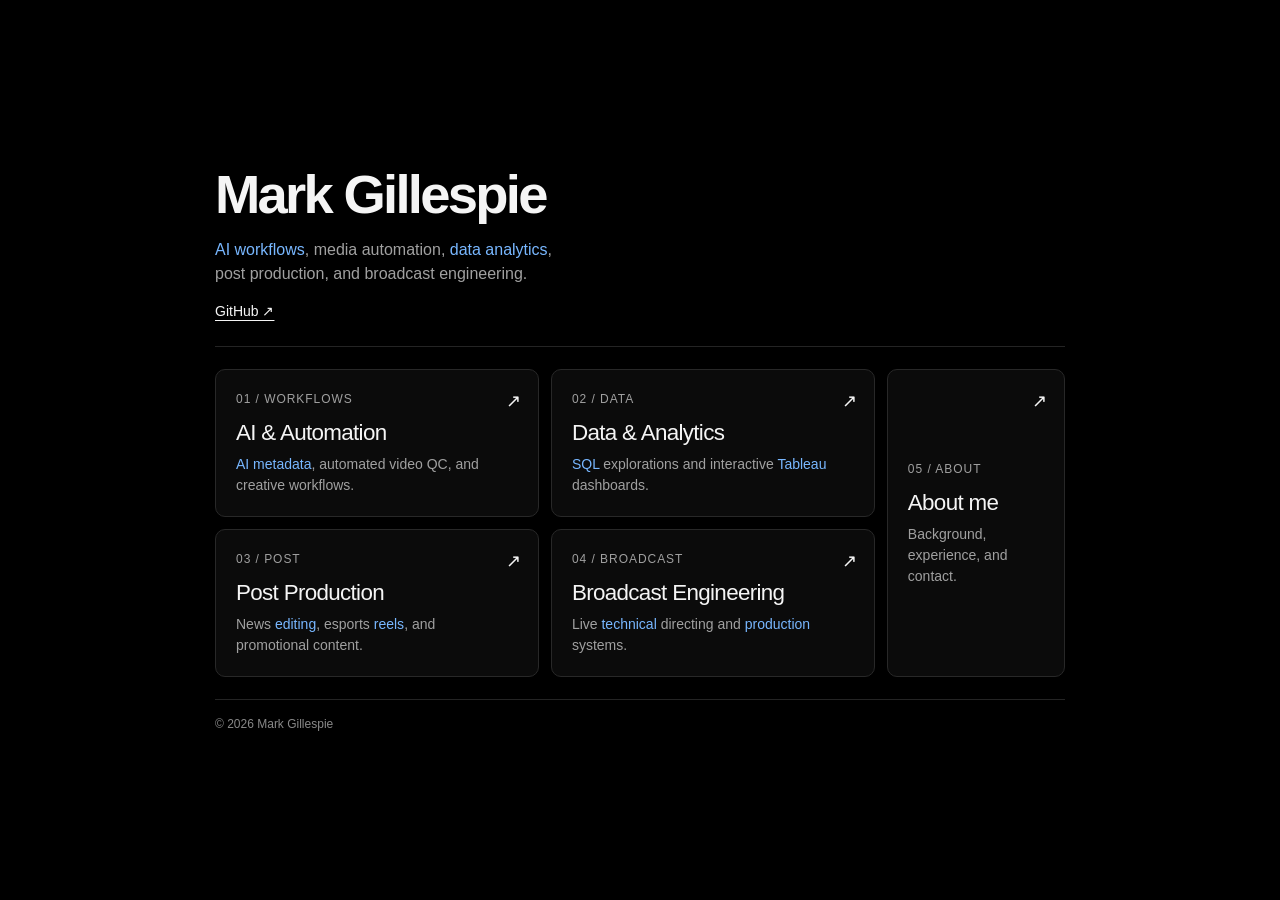
<file: index.html>
<!doctype html>
<html lang="en">
<head>
    <meta charset="utf-8">
    <meta name="viewport" content="width=device-width, initial-scale=1">

    <title>Portfolio | Mark Gillespie</title>

    <meta
        name="description"
        content="Mark Gillespie — AI workflows, automation, data analytics, post production, and broadcast engineering."
    >
    <meta name="theme-color" content="#000000">

    <link rel="icon" href="favicon.svg" type="image/svg+xml">
    <link rel="stylesheet" href="styles.css">

    <script src="script.js" defer></script>
</head>

<body class="home-simple">
    <a class="skip" href="#main">Skip to content</a>

    <main class="home-shell" id="main">
        <!-- INTRODUCTION -->
        <header class="home-intro">
            <h1>Mark Gillespie</h1>
            <p><span class="blue">AI workflows</span>, media automation, <span class="blue">data analytics</span>,<br class="desktop-break"> post production, and broadcast engineering.</p>
            <a href="https://github.com/mgtwo3" target="_blank" rel="noopener noreferrer">GitHub ↗</a>
        </header>

        <!-- PORTFOLIO SECTIONS -->
        <nav class="home-grid" aria-label="Portfolio sections">
            <a class="home-box" href="ai-automation.html">
                <span class="home-label">01 / Workflows</span>
                <h2>AI & Automation</h2>
                <p><span class="blue">AI metadata</span>, automated video QC, and creative workflows.</p>
                <span class="home-arrow" aria-hidden="true">↗</span>
            </a>
            <a class="home-box" href="data-analytics.html">
                <span class="home-label">02 / Data</span>
                <h2>Data & Analytics</h2>
                <p><span class="blue">SQL</span> explorations and interactive <span class="blue">Tableau</span> dashboards.</p>
                <span class="home-arrow" aria-hidden="true">↗</span>
            </a>
            <a class="home-box" href="post-production.html">
                <span class="home-label">03 / Post</span>
                <h2>Post Production</h2>
                <p>News <span class="blue">editing</span>, esports <span class="blue">reels</span>, and promotional content.</p>
                <span class="home-arrow" aria-hidden="true">↗</span>
            </a>
            <a class="home-box" href="broadcast-engineering.html">
                <span class="home-label">04 / Broadcast</span>
                <h2>Broadcast Engineering</h2>
                <p>Live <span class="blue">technical</span> directing and <span class="blue">production</span> systems.</p>
                <span class="home-arrow" aria-hidden="true">↗</span>
            </a>
            <a class="home-box home-about-card" href="about.html">
                <span class="home-label">05 / About</span>
                <h2>About me</h2>
                <p>Background, experience, and contact.</p>
                <span class="home-arrow" aria-hidden="true">↗</span>
            </a>
        </nav>

        <footer class="home-footer">© 2026 Mark Gillespie</footer>
    </main>
</body>
</html>
</file>
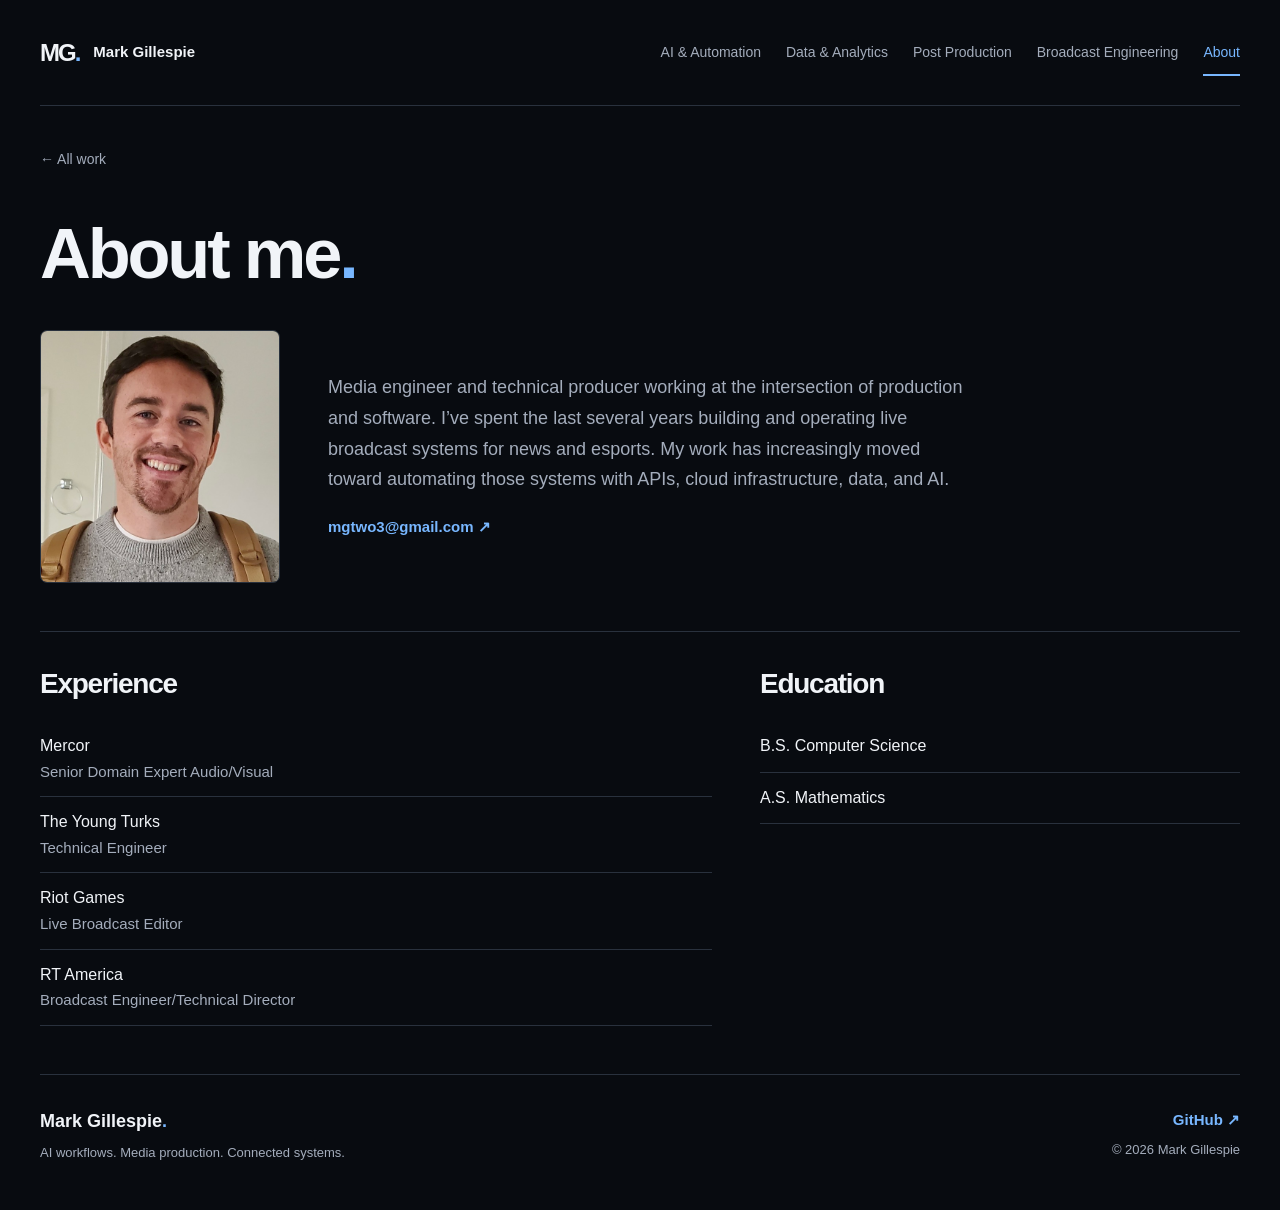
<file: about.html>
<!doctype html>
<html lang="en">
<head>
    <meta charset="utf-8">
    <meta name="viewport" content="width=device-width, initial-scale=1">

    <title>About | Mark Gillespie</title>

    <meta
        name="description"
        content="About Mark Gillespie, media engineer and technical producer working at the intersection of production and software."
    >
    <meta name="theme-color" content="#080b10">

    <link rel="icon" href="favicon.svg" type="image/svg+xml">
    <link rel="stylesheet" href="styles.css">

    <script src="script.js" defer></script>
</head>

<body>
    <a class="skip" href="#main">Skip to content</a>

    <header class="header wrap">
        <a class="brand" href="index.html" aria-label="Mark Gillespie home">
            <span class="monogram">MG<span>.</span></span>
            <span>Mark Gillespie</span>
        </a>

        <nav aria-label="Main navigation">
            <a href="ai-automation.html">AI & Automation</a>
            <a href="data-analytics.html">Data & Analytics</a>
            <a href="post-production.html">Post Production</a>
            <a href="broadcast-engineering.html">
                Broadcast Engineering
            </a>
            <a href="about.html" aria-current="page">About</a>
        </nav>
    </header>

    <main class="wrap" id="main">
        <!-- ABOUT -->
        <section class="page-intro about-intro">
            <a class="back" href="index.html">← All work</a>
            <h1>About me<span class="blue">.</span></h1>
        </section>

        <section class="about-profile" aria-label="Introduction">
            <img class="about-photo" src="mark-gillespie.jpg" alt="Mark Gillespie"
                 width="649" height="684" decoding="async">
            <div>
                <p class="lede">Media engineer and technical producer working at the intersection of
                    production and software. I’ve spent the last several years building and operating
                    live broadcast systems for news and esports. My work has increasingly moved toward
                    automating those systems with APIs, cloud infrastructure, data, and AI.</p>
                <a class="text-link about-email" href="mailto:mgtwo3@gmail.com">mgtwo3@gmail.com ↗</a>
            </div>
        </section>

        <!-- EXPERIENCE AND EDUCATION -->
        <section class="about-background" aria-label="Professional background">
            <div>
                <h2>Experience</h2>
                <ul class="experience-list">
                    <li><strong>Mercor</strong><span>Senior Domain Expert Audio/Visual</span></li>
                    <li><strong>The Young Turks</strong><span>Technical Engineer</span></li>
                    <li><strong>Riot Games</strong><span>Live Broadcast Editor</span></li>
                    <li><strong>RT America</strong><span>Broadcast Engineer/Technical Director</span></li>
                </ul>
            </div>
            <div>
                <h2>Education</h2>
                <ul class="experience-list">
                    <li><strong>B.S. Computer Science</strong></li>
                    <li><strong>A.S. Mathematics</strong></li>
                </ul>
            </div>
        </section>
    </main>

    <footer class="wrap footer">
        <div>
            <a class="brand" href="index.html">
                Mark Gillespie<span class="blue">.</span>
            </a>
            <p>AI workflows. Media production. Connected systems.</p>
        </div>

        <div>
            <a
                class="text-link"
                href="https://github.com/mgtwo3"
                target="_blank"
                rel="noopener noreferrer"
            >
                GitHub <span aria-hidden="true">↗</span>
            </a>

            <p>© 2026 Mark Gillespie</p>
        </div>
    </footer>
</body>
</html>
</file>
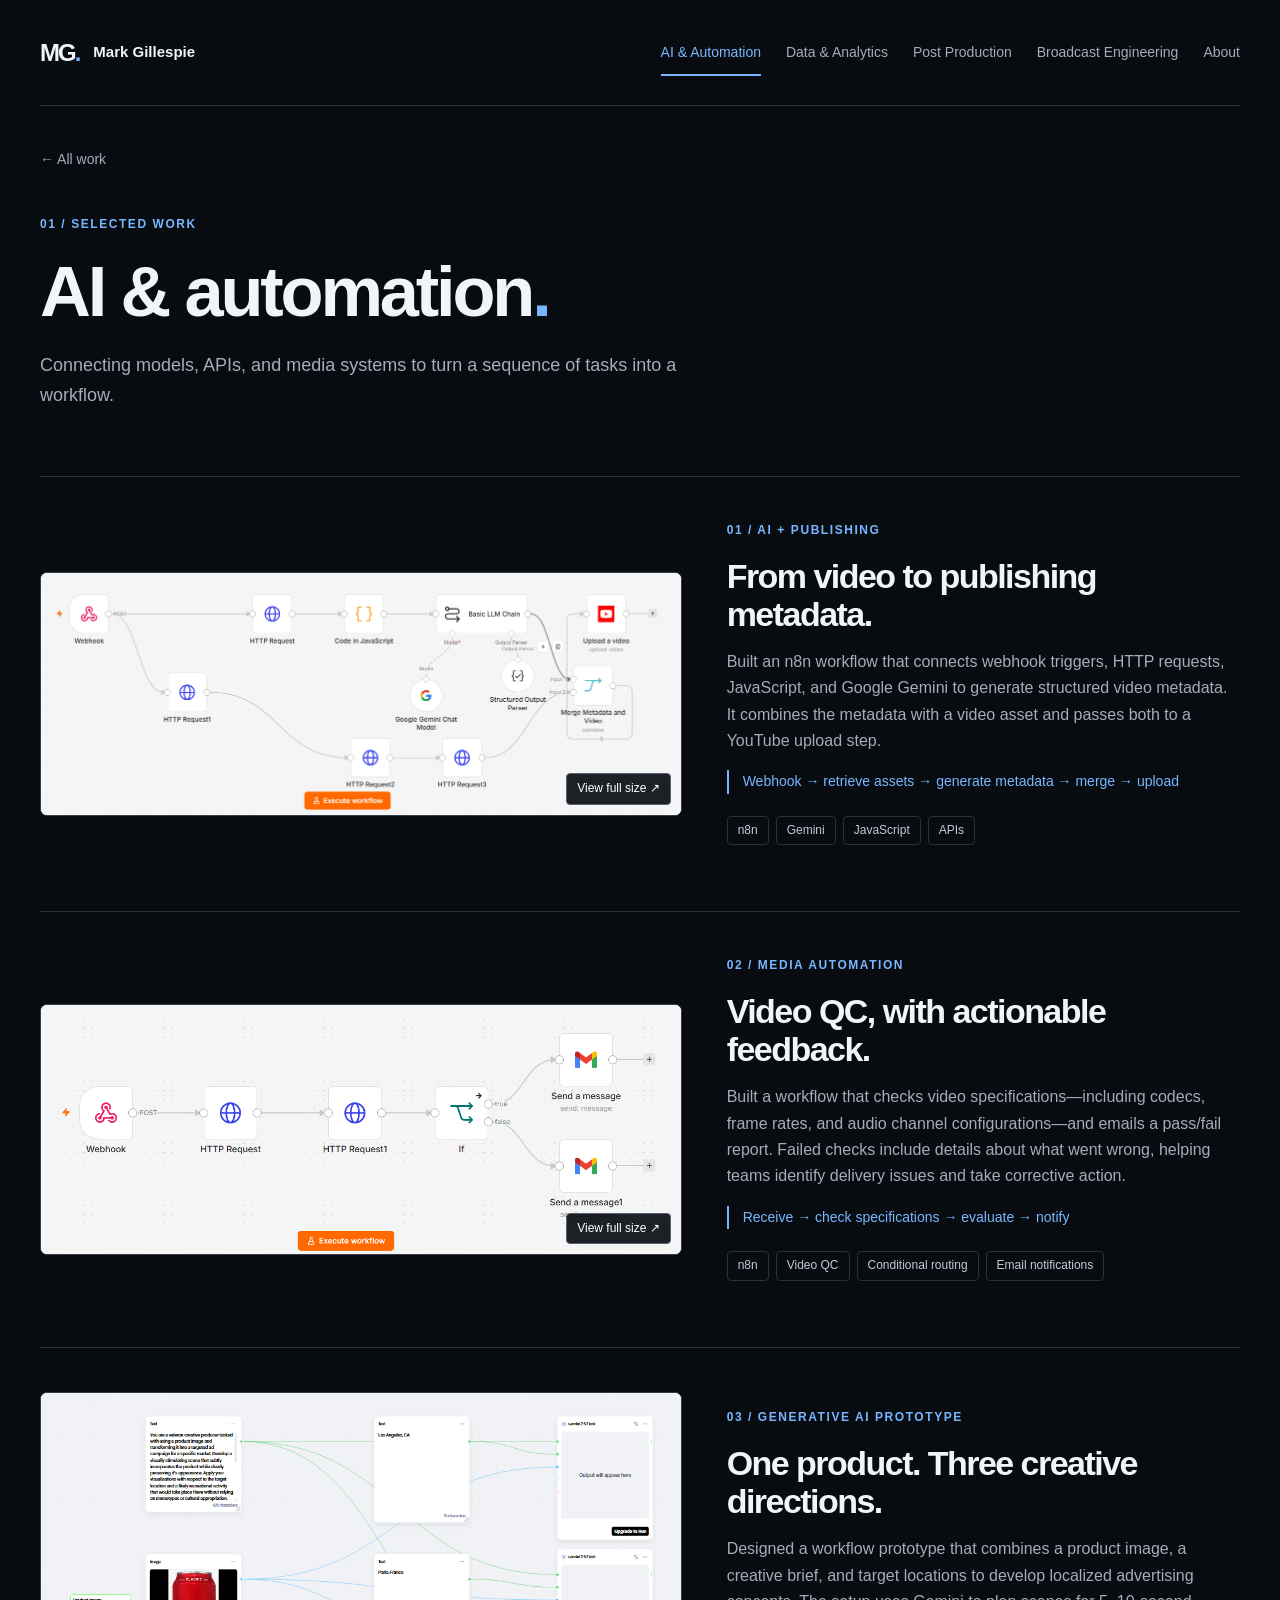
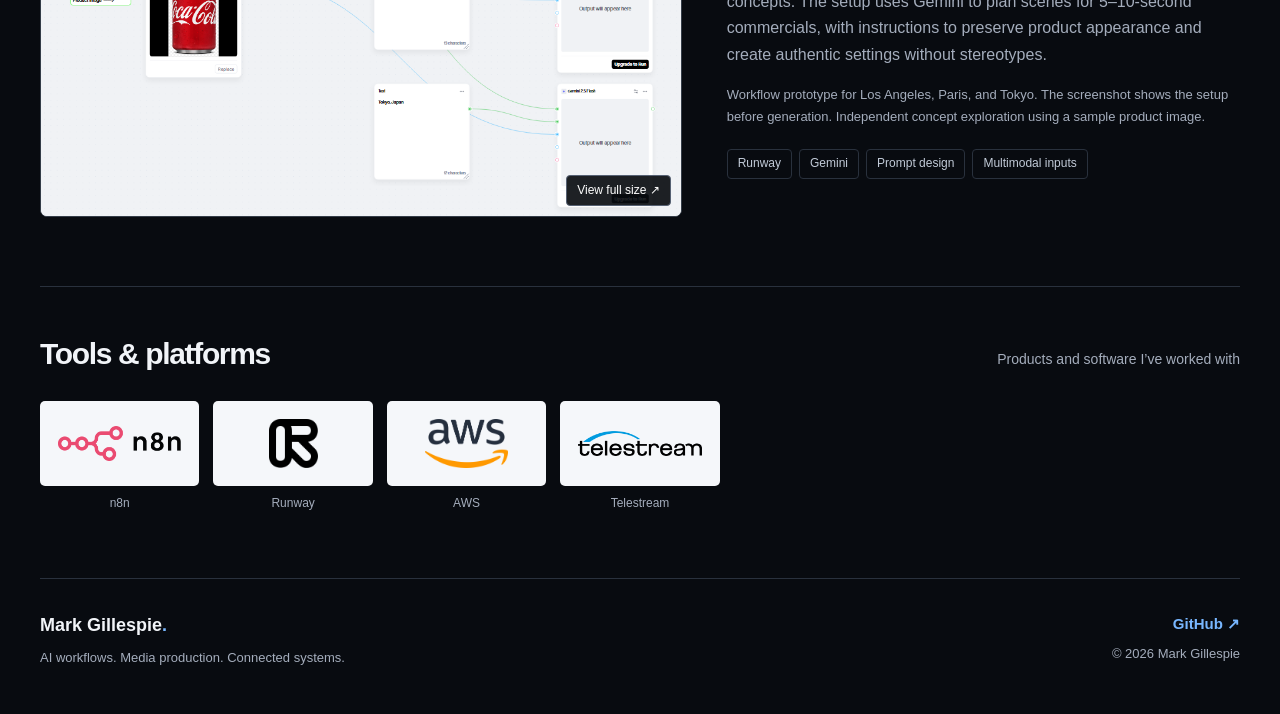
<file: ai-automation.html>
<!doctype html>
<html lang="en">
<head>
    <meta charset="utf-8">
    <meta name="viewport" content="width=device-width, initial-scale=1">

    <title>AI &amp; Automation | Mark Gillespie</title>

    <meta
        name="description"
        content="AI metadata generation, automated video quality control, and Runway creative workflow prototypes."
    >
    <meta name="theme-color" content="#080b10">

    <link rel="icon" href="favicon.svg" type="image/svg+xml">
    <link rel="stylesheet" href="styles.css">

    <script src="script.js" defer></script>
</head>

<body>
    <a class="skip" href="#main">Skip to content</a>

    <header class="header wrap">
        <a class="brand" href="index.html" aria-label="Mark Gillespie home">
            <span class="monogram">MG<span>.</span></span>
            <span>Mark Gillespie</span>
        </a>

        <nav aria-label="Main navigation">
            <a href="ai-automation.html" aria-current="page">AI & Automation</a>
            <a href="data-analytics.html">Data & Analytics</a>
            <a href="post-production.html">Post Production</a>
            <a href="broadcast-engineering.html">Broadcast Engineering</a>
            <a href="about.html">About</a>
        </nav>
    </header>

    <main class="wrap" id="main">

        <section class="page-intro">
            <a class="back" href="index.html">← All work</a>

            <p class="eyebrow">01 / Selected work</p>

            <h1>
                AI & automation<span class="blue">.</span>
            </h1>

            <p class="lede">
                Connecting models, APIs, and media systems to turn a sequence
                of tasks into a workflow.
            </p>
        </section>


        <!-- METADATA -->
        <article class="project" id="metadata">
            <a
                class="project-image"
                href="n8n-metadata.png"
                target="_blank"
                rel="noopener"
                aria-label="Open full-size image: n8n workflow combining Gemini-generated structured metadata with video for YouTube upload"
            >
                <img
                    src="n8n-metadata.png"
                    alt="n8n workflow combining Gemini-generated structured metadata with video for YouTube upload"
                    loading="lazy"
                    decoding="async"
                >
                <span class="image-label">View full size ↗</span>
            </a>

            <div class="project-copy">
                <p class="eyebrow">01 / AI + publishing</p>

                <h2>From video to publishing metadata.</h2>

                <p>
                    Built an n8n workflow that connects webhook triggers, HTTP
                    requests, JavaScript, and Google Gemini to generate structured
                    video metadata. It combines the metadata with a video asset and
                    passes both to a YouTube upload step.
                </p>

                <p class="process">
                    Webhook → retrieve assets → generate metadata → merge → upload
                </p>

                <ul class="tags" aria-label="Skills and tools">
                    <li>n8n</li>
                    <li>Gemini</li>
                    <li>JavaScript</li>
                    <li>APIs</li>
                </ul>
            </div>
        </article>


        <!-- QUALITY CONTROL -->
        <article class="project" id="quality-control">
            <a
                class="project-image"
                href="n8n-qc.png"
                target="_blank"
                rel="noopener"
                aria-label="Open full-size image: n8n quality control workflow with conditional pass or fail email notifications"
            >
                <img
                    src="n8n-qc.png"
                    alt="n8n quality control workflow with conditional pass or fail email notifications"
                    loading="lazy"
                    decoding="async"
                >
                <span class="image-label">View full size ↗</span>
            </a>

            <div class="project-copy">
                <p class="eyebrow">02 / Media automation</p>

                <h2>Video QC, with actionable feedback.</h2>

                <p>
                    Built a workflow that checks video specifications—including
                    codecs, frame rates, and audio channel configurations—and
                    emails a pass/fail report. Failed checks include details about
                    what went wrong, helping teams identify delivery issues and
                    take corrective action.
                </p>

                <p class="process">
                    Receive → check specifications → evaluate → notify
                </p>

                <ul class="tags" aria-label="Skills and tools">
                    <li>n8n</li>
                    <li>Video QC</li>
                    <li>Conditional routing</li>
                    <li>Email notifications</li>
                </ul>
            </div>
        </article>


        <!-- RUNWAY -->
        <article class="project" id="runway">
            <a
                class="project-image"
                href="runway-workflow.png"
                target="_blank"
                rel="noopener"
                aria-label="Open full-size image: Runway workflow connecting a product image and creative brief to Gemini with Los Angeles, Paris, and Tokyo inputs"
            >
                <img
                    src="runway-workflow.png"
                    alt="Runway workflow connecting a product image and creative brief to Gemini with Los Angeles, Paris, and Tokyo inputs"
                    loading="lazy"
                    decoding="async"
                >
                <span class="image-label">View full size ↗</span>
            </a>

            <div class="project-copy">
                <p class="eyebrow">03 / Generative AI prototype</p>

                <h2>One product. Three creative directions.</h2>

                <p>
                    Designed a workflow prototype that combines a product image,
                    a creative brief, and target locations to develop localized
                    advertising concepts. The setup uses Gemini to plan scenes
                    for 5–10-second commercials, with instructions to preserve
                    product appearance and create authentic settings without
                    stereotypes.
                </p>

                <p class="note">
                    Workflow prototype for Los Angeles, Paris, and Tokyo. The
                    screenshot shows the setup before generation. Independent
                    concept exploration using a sample product image.
                </p>

                <ul class="tags" aria-label="Skills and tools">
                    <li>Runway</li>
                    <li>Gemini</li>
                    <li>Prompt design</li>
                    <li>Multimodal inputs</li>
                </ul>
            </div>
        </article>


        <!-- TOOLS -->
        <section class="tool-section">
            <div class="section-heading">
                <h2>Tools & platforms</h2>
                <p>Products and software I’ve worked with</p>
            </div>

            <ul class="logos">
                <li>
                    <div class="logo">
                        <img loading="lazy" src="n8n.png" alt="n8n">
                    </div>
                    <span>n8n</span>
                </li>

                <li>
                    <div class="logo">
                        <img loading="lazy" src="runway.png" alt="Runway">
                    </div>
                    <span>Runway</span>
                </li>

                <li>
                    <div class="logo">
                        <img loading="lazy" src="aws.png" alt="AWS">
                    </div>
                    <span>AWS</span>
                </li>

                <li>
                    <div class="logo">
                        <img loading="lazy" src="telestream.png" alt="Telestream">
                    </div>
                    <span>Telestream</span>
                </li>
            </ul>
        </section>

    </main>

    <footer class="wrap footer">
        <div>
            <a class="brand" href="index.html">
                Mark Gillespie<span class="blue">.</span>
            </a>
            <p>AI workflows. Media production. Connected systems.</p>
        </div>

        <div>
            <a
                class="text-link"
                href="https://github.com/mgtwo3"
                target="_blank"
                rel="noopener noreferrer"
            >
                GitHub <span aria-hidden="true">↗</span>
            </a>

            <p>© 2026 Mark Gillespie</p>
        </div>
    </footer>
</body>
</html>
</file>
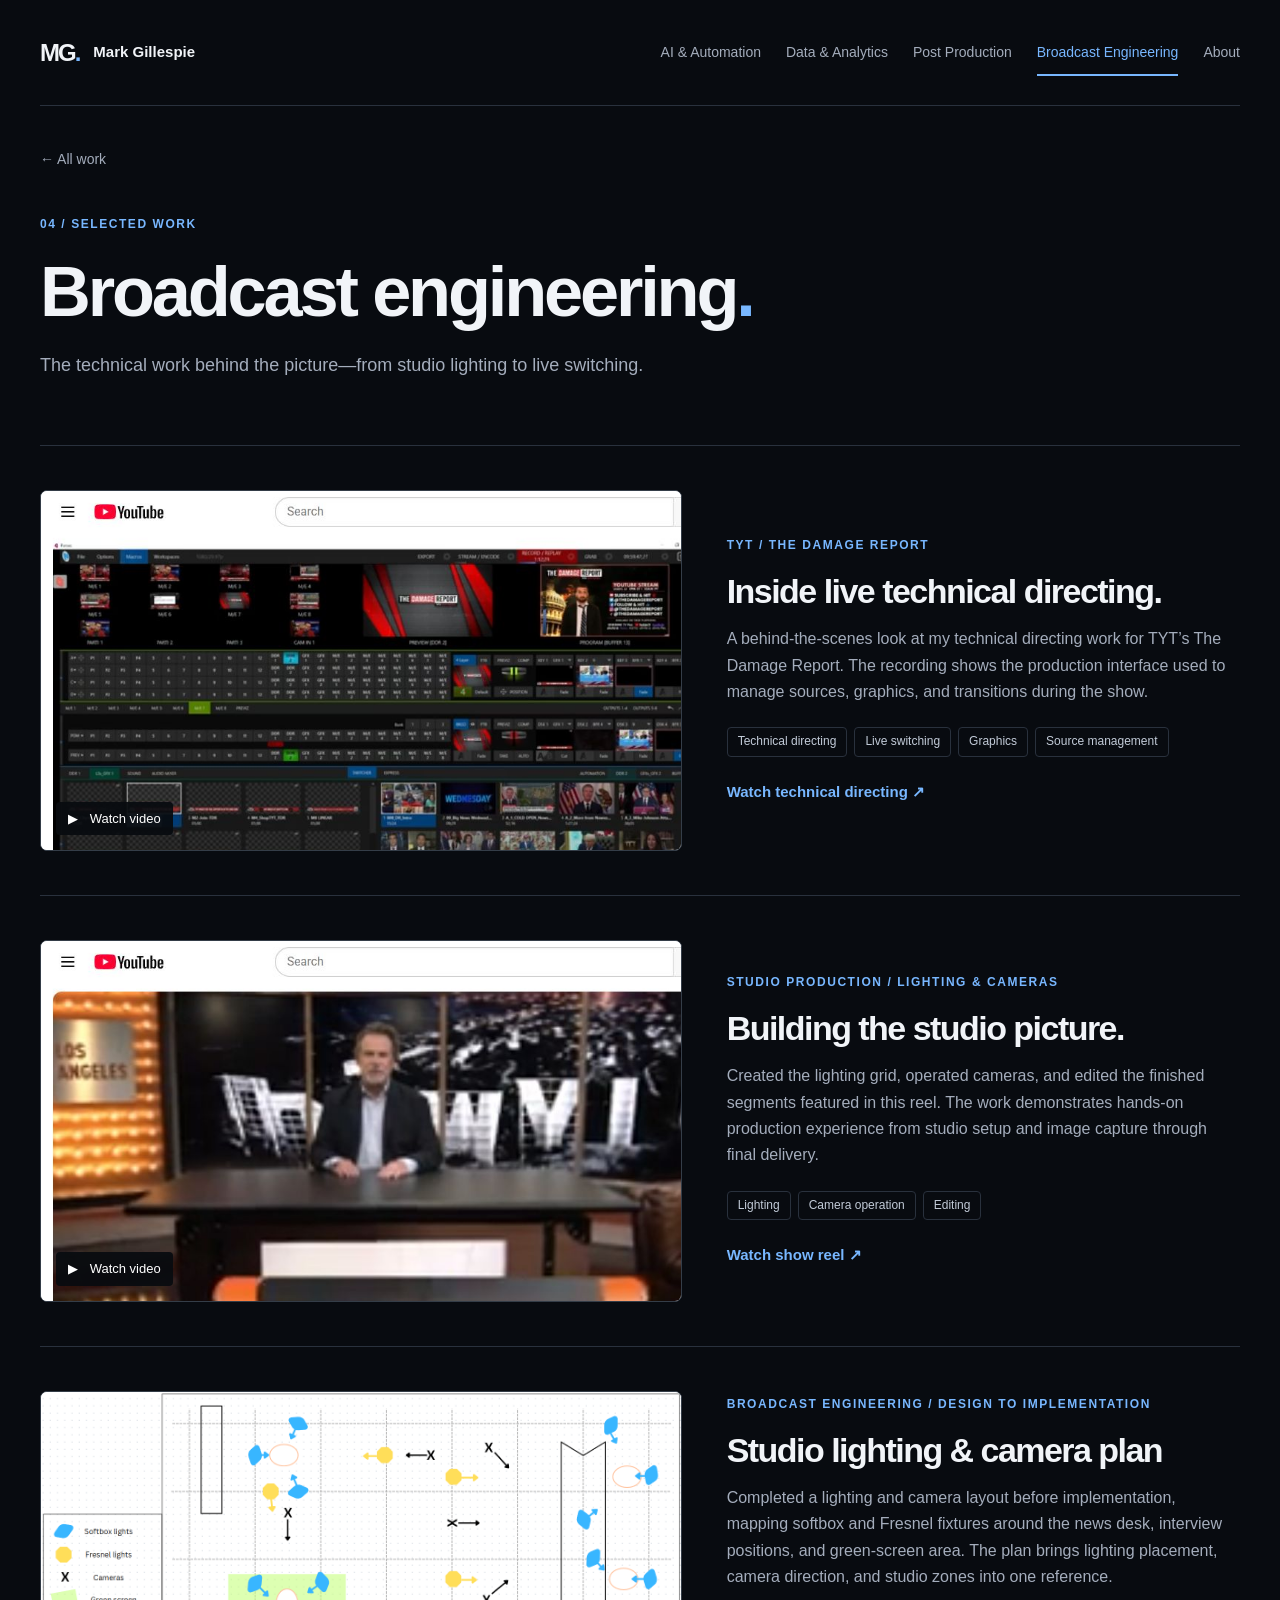
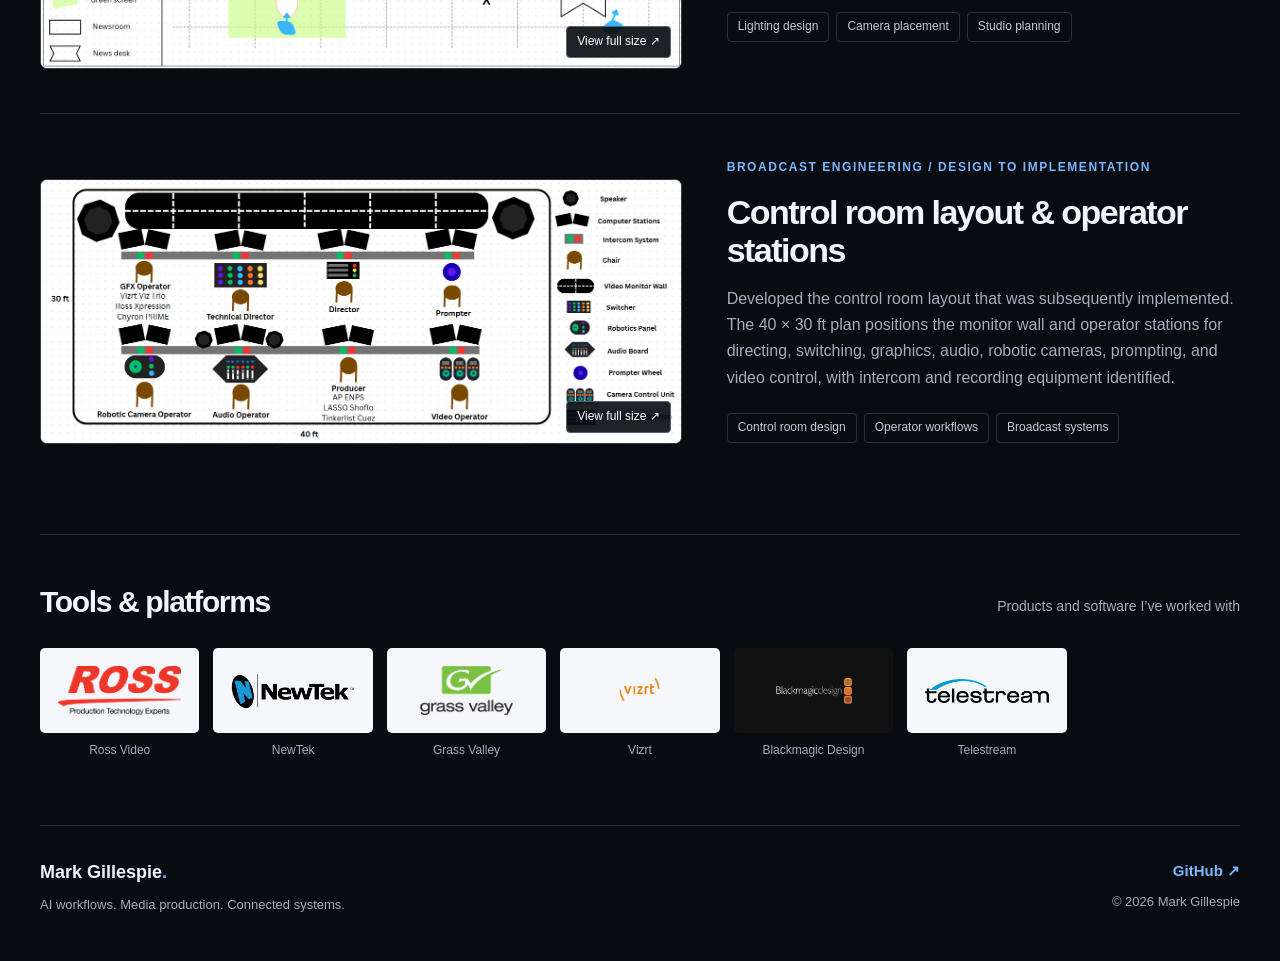
<file: broadcast-engineering.html>
<!doctype html>
<html lang="en">
<head>
    <meta charset="utf-8">
    <meta name="viewport" content="width=device-width, initial-scale=1">

    <title>Broadcast Engineering | Mark Gillespie</title>

    <meta
        name="description"
        content="Live technical directing for TYT and studio production experience."
    >
    <meta name="theme-color" content="#080b10">

    <link rel="icon" href="favicon.svg" type="image/svg+xml">
    <link rel="stylesheet" href="styles.css">

    <script src="script.js" defer></script>
</head>

<body>
    <a class="skip" href="#main">Skip to content</a>

    <header class="header wrap">
        <a class="brand" href="index.html" aria-label="Mark Gillespie home">
            <span class="monogram">MG<span>.</span></span>
            <span>Mark Gillespie</span>
        </a>

        <nav aria-label="Main navigation">
            <a href="ai-automation.html">AI & Automation</a>
            <a href="data-analytics.html">Data & Analytics</a>
            <a href="post-production.html">Post Production</a>
            <a href="broadcast-engineering.html" aria-current="page">
                Broadcast Engineering
            </a>
            <a href="about.html">About</a>
        </nav>
    </header>

    <main class="wrap" id="main">

        <section class="page-intro">
            <a class="back" href="index.html">← All work</a>

            <p class="eyebrow">04 / Selected work</p>

            <h1>
                Broadcast engineering<span class="blue">.</span>
            </h1>

            <p class="lede">
                The technical work behind the picture—from studio lighting
                to live switching.
            </p>
        </section>


        <!-- TYT -->
        <article class="project" id="tyt">
            <a
                class="project-image"
                href="https://youtu.be/Q_3GF480P7U"
                target="_blank"
                rel="noopener noreferrer"
                aria-label="Watch TYT technical directing on YouTube"
            >
                <img
                    src="tyt-technical-directing.png"
                    alt="Live production switcher showing sources, graphics, preview, and program for The Damage Report"
                    loading="lazy"
                    decoding="async"
                >
                <span class="play">▶ <span>Watch video</span></span>
            </a>

            <div class="project-copy">
                <p class="eyebrow">TYT / The Damage Report</p>

                <h2>Inside live technical directing.</h2>

                <p>
                    A behind-the-scenes look at my technical directing work for
                    TYT’s The Damage Report. The recording shows the production
                    interface used to manage sources, graphics, and transitions
                    during the show.
                </p>

                <ul class="tags" aria-label="Skills and tools">
                    <li>Technical directing</li>
                    <li>Live switching</li>
                    <li>Graphics</li>
                    <li>Source management</li>
                </ul>

                <a
                    class="text-link"
                    href="https://youtu.be/Q_3GF480P7U"
                    target="_blank"
                    rel="noopener noreferrer"
                >
                    Watch technical directing
                    <span aria-hidden="true">↗</span>
                </a>
            </div>
        </article>


        <!-- STUDIO -->
        <article class="project" id="studio">
            <a
                class="project-image"
                href="https://youtu.be/QFaoNvI8hA0"
                target="_blank"
                rel="noopener noreferrer"
                aria-label="Watch news production show reel on YouTube"
            >
                <img
                    src="news-production-reel.png"
                    alt="Studio interview set from Mark Gillespie’s news production reel"
                    loading="lazy"
                    decoding="async"
                >
                <span class="play">▶ <span>Watch video</span></span>
            </a>

            <div class="project-copy">
                <p class="eyebrow">
                    Studio production / Lighting & cameras
                </p>

                <h2>Building the studio picture.</h2>

                <p>
                    Created the lighting grid, operated cameras, and edited the
                    finished segments featured in this reel. The work demonstrates
                    hands-on production experience from studio setup and image
                    capture through final delivery.
                </p>

                <ul class="tags" aria-label="Skills and tools">
                    <li>Lighting</li>
                    <li>Camera operation</li>
                    <li>Editing</li>
                </ul>

                <a
                    class="text-link"
                    href="https://youtu.be/QFaoNvI8hA0"
                    target="_blank"
                    rel="noopener noreferrer"
                >
                    Watch show reel <span aria-hidden="true">↗</span>
                </a>
            </div>
        </article>


        <!-- TOOLS -->

        <!-- STUDIO LIGHTING & CAMERA PLAN -->
        <article class="project" id="lighting-design">
            <a class="project-image" href="studio-lighting-design.png" target="_blank" rel="noopener"
               aria-label="Open full-size studio lighting & camera plan">
                <img src="studio-lighting-design.png" alt="Studio plan showing softbox and Fresnel lights, camera positions, green screen, newsroom, and news desk" loading="lazy" decoding="async">
                <span class="image-label">View full size ↗</span>
            </a>
            <div class="project-copy">
                <p class="eyebrow">Broadcast engineering / Design to implementation</p>
                <h2>Studio lighting & camera plan</h2>
                <p>Completed a lighting and camera layout before implementation, mapping softbox and Fresnel fixtures around the news desk, interview positions, and green-screen area. The plan brings lighting placement, camera direction, and studio zones into one reference.</p>
                <ul class="tags" aria-label="Skills and tools">
                    <li>Lighting design</li>
                    <li>Camera placement</li>
                    <li>Studio planning</li>
                </ul>
            </div>
        </article>


        <!-- CONTROL ROOM LAYOUT & OPERATOR STATIONS -->
        <article class="project" id="control-room-design">
            <a class="project-image" href="control-room-design.png" target="_blank" rel="noopener"
               aria-label="Open full-size control room layout & operator stations">
                <img src="control-room-design.png" alt="40 by 30 foot control room layout with monitor wall, switcher, audio, graphics, robotics, intercom, and camera control stations" loading="lazy" decoding="async">
                <span class="image-label">View full size ↗</span>
            </a>
            <div class="project-copy">
                <p class="eyebrow">Broadcast engineering / Design to implementation</p>
                <h2>Control room layout & operator stations</h2>
                <p>Developed the control room layout that was subsequently implemented. The 40 × 30 ft plan positions the monitor wall and operator stations for directing, switching, graphics, audio, robotic cameras, prompting, and video control, with intercom and recording equipment identified.</p>
                <ul class="tags" aria-label="Skills and tools">
                    <li>Control room design</li>
                    <li>Operator workflows</li>
                    <li>Broadcast systems</li>
                </ul>
            </div>
        </article>

        <section class="tool-section">
            <div class="section-heading">
                <h2>Tools & platforms</h2>
                <p>Products and software I’ve worked with</p>
            </div>

            <ul class="logos">
                <li>
                    <div class="logo">
                        <img loading="lazy" src="ross.png" alt="Ross Video">
                    </div>
                    <span>Ross Video</span>
                </li>

                <li>
                    <div class="logo">
                        <img loading="lazy" src="newtek.png" alt="NewTek">
                    </div>
                    <span>NewTek</span>
                </li>

                <li>
                    <div class="logo">
                        <img
                            loading="lazy"
                            src="grass-valley.png"
                            alt="Grass Valley"
                        >
                    </div>
                    <span>Grass Valley</span>
                </li>

                <li>
                    <div class="logo">
                        <img loading="lazy" src="vizrt.png" alt="Vizrt">
                    </div>
                    <span>Vizrt</span>
                </li>

                <li>
                    <div class="logo dark-logo">
                        <img
                            loading="lazy"
                            src="blackmagic.png"
                            alt="Blackmagic Design"
                        >
                    </div>
                    <span>Blackmagic Design</span>
                </li>

                <li>
                    <div class="logo">
                        <img
                            loading="lazy"
                            src="telestream.png"
                            alt="Telestream"
                        >
                    </div>
                    <span>Telestream</span>
                </li>
            </ul>
        </section>

    </main>

    <footer class="wrap footer">
        <div>
            <a class="brand" href="index.html">
                Mark Gillespie<span class="blue">.</span>
            </a>
            <p>AI workflows. Media production. Connected systems.</p>
        </div>

        <div>
            <a
                class="text-link"
                href="https://github.com/mgtwo3"
                target="_blank"
                rel="noopener noreferrer"
            >
                GitHub <span aria-hidden="true">↗</span>
            </a>

            <p>© 2026 Mark Gillespie</p>
        </div>
    </footer>
</body>
</html>
</file>
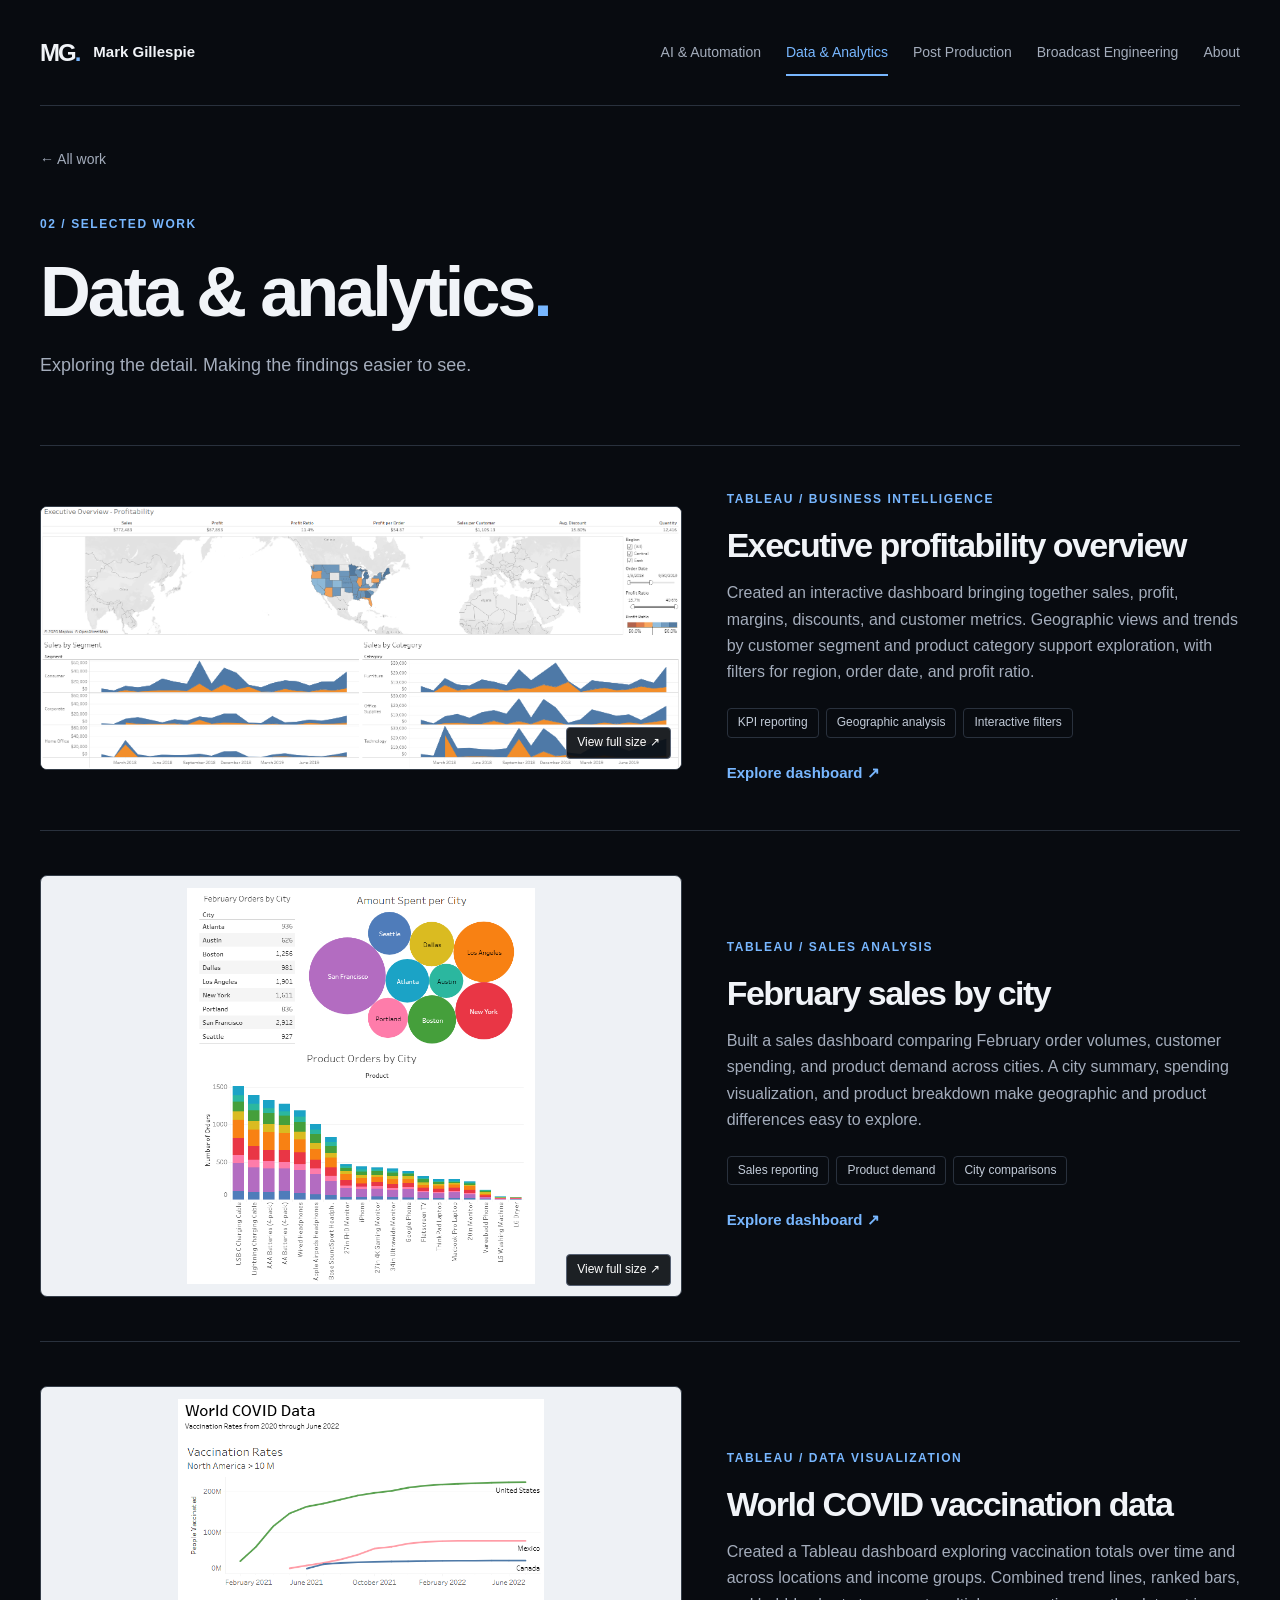
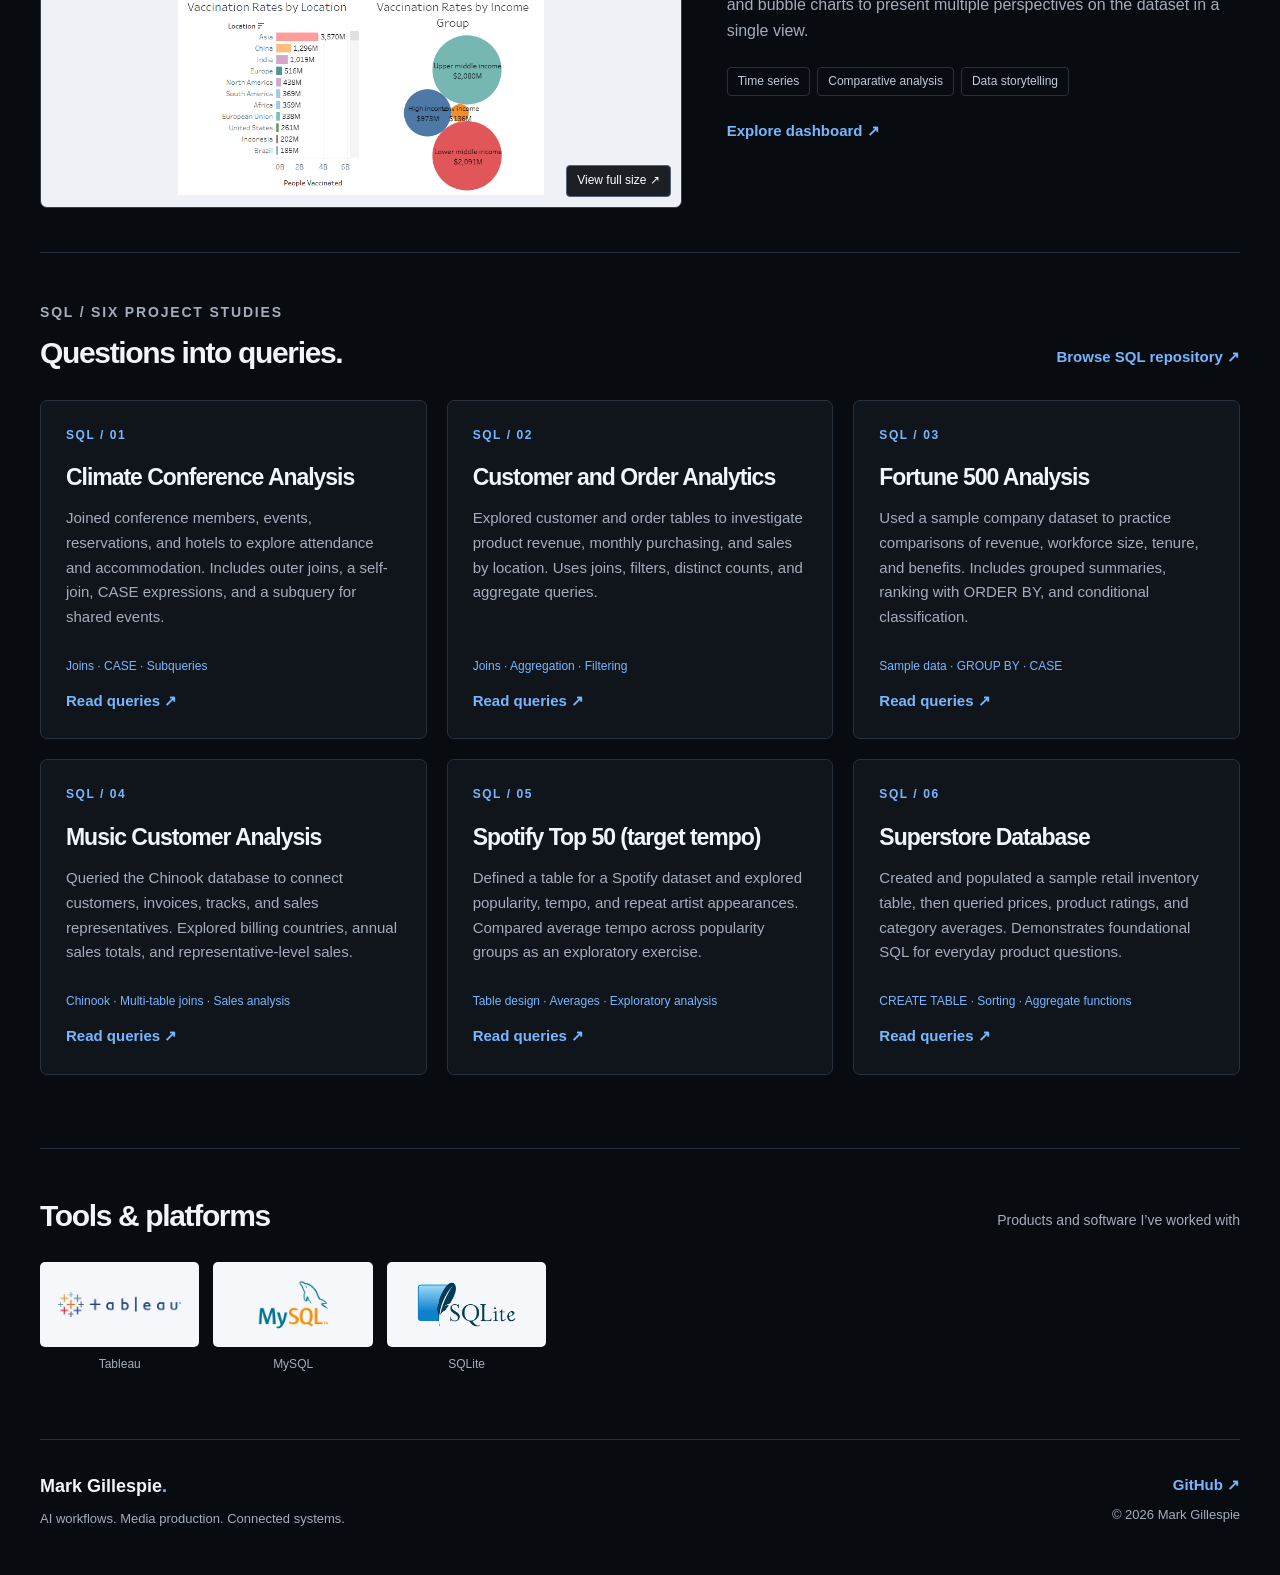
<file: data-analytics.html>
<!doctype html>
<html lang="en">
<head>
    <meta charset="utf-8">
    <meta name="viewport" content="width=device-width, initial-scale=1">

    <title>Data &amp; Analytics | Mark Gillespie</title>

    <meta
        name="description"
        content="Tableau dashboards and six SQL projects by Mark Gillespie."
    >
    <meta name="theme-color" content="#080b10">

    <link rel="icon" href="favicon.svg" type="image/svg+xml">
    <link rel="stylesheet" href="styles.css">

    <script src="script.js" defer></script>
</head>

<body>
    <a class="skip" href="#main">Skip to content</a>

    <header class="header wrap">
        <a class="brand" href="index.html" aria-label="Mark Gillespie home">
            <span class="monogram">MG<span>.</span></span>
            <span>Mark Gillespie</span>
        </a>

        <nav aria-label="Main navigation">
            <a href="ai-automation.html">AI & Automation</a>
            <a href="data-analytics.html" aria-current="page">Data & Analytics</a>
            <a href="post-production.html">Post Production</a>
            <a href="broadcast-engineering.html">Broadcast Engineering</a>
            <a href="about.html">About</a>
        </nav>
    </header>

    <main class="wrap" id="main">

        <section class="page-intro">
            <a class="back" href="index.html">← All work</a>

            <p class="eyebrow">02 / Selected work</p>

            <h1>
                Data & analytics<span class="blue">.</span>
            </h1>

            <p class="lede">
                Exploring the detail. Making the findings easier to see.
            </p>
        </section>


        <!-- PROFITABILITY -->
        <article class="project" id="profitability">
            <a
                class="project-image"
                href="profit-overview.png"
                target="_blank"
                rel="noopener"
                aria-label="Open full-size image: Executive profitability dashboard with key metrics, a geographic map, and trends by segment and category"
            >
                <img
                    src="profit-overview.png"
                    alt="Executive profitability dashboard with key metrics, a geographic map, and trends by segment and category"
                    loading="lazy"
                    decoding="async"
                >
                <span class="image-label">View full size ↗</span>
            </a>

            <div class="project-copy">
                <p class="eyebrow">Tableau / Business intelligence</p>

                <h2>Executive profitability overview</h2>

                <p>
                    Created an interactive dashboard bringing together sales, profit,
                    margins, discounts, and customer metrics. Geographic views and
                    trends by customer segment and product category support
                    exploration, with filters for region, order date, and profit ratio.
                </p>

                <ul class="tags" aria-label="Skills and tools">
                    <li>KPI reporting</li>
                    <li>Geographic analysis</li>
                    <li>Interactive filters</li>
                </ul>

                <a
                    class="text-link"
                    href="https://public.tableau.com/app/profile/mark.gillespie/viz/ExecutiveOverview_17748157100820/ExecutiveOverview"
                    target="_blank"
                    rel="noopener noreferrer"
                >
                    Explore dashboard <span aria-hidden="true">↗</span>
                </a>
            </div>
        </article>


        <!-- SALES -->
        <article class="project" id="sales">
            <a
                class="project-image contain"
                href="feb-sales.png"
                target="_blank"
                rel="noopener"
                aria-label="Open full-size image: February sales dashboard comparing orders and spending across US cities"
            >
                <img
                    src="feb-sales.png"
                    alt="February sales dashboard comparing orders and spending across US cities"
                    loading="lazy"
                    decoding="async"
                >
                <span class="image-label">View full size ↗</span>
            </a>

            <div class="project-copy">
                <p class="eyebrow">Tableau / Sales analysis</p>

                <h2>February sales by city</h2>

                <p>
                    Built a sales dashboard comparing February order volumes,
                    customer spending, and product demand across cities. A city
                    summary, spending visualization, and product breakdown make
                    geographic and product differences easy to explore.
                </p>

                <ul class="tags" aria-label="Skills and tools">
                    <li>Sales reporting</li>
                    <li>Product demand</li>
                    <li>City comparisons</li>
                </ul>

                <a
                    class="text-link"
                    href="https://public.tableau.com/app/profile/mark.gillespie/viz/FebruarySalesbyCity/FebruarySalesbyCity"
                    target="_blank"
                    rel="noopener noreferrer"
                >
                    Explore dashboard <span aria-hidden="true">↗</span>
                </a>
            </div>
        </article>


        <!-- COVID -->
        <article class="project" id="covid">
            <a
                class="project-image contain"
                href="covid-data.png"
                target="_blank"
                rel="noopener"
                aria-label="Open full-size image: COVID vaccination dashboard with trends, location totals, and income group comparisons"
            >
                <img
                    src="covid-data.png"
                    alt="COVID vaccination dashboard with trends, location totals, and income group comparisons"
                    loading="lazy"
                    decoding="async"
                >
                <span class="image-label">View full size ↗</span>
            </a>

            <div class="project-copy">
                <p class="eyebrow">Tableau / Data visualization</p>

                <h2>World COVID vaccination data</h2>

                <p>
                    Created a Tableau dashboard exploring vaccination totals over
                    time and across locations and income groups. Combined trend
                    lines, ranked bars, and bubble charts to present multiple
                    perspectives on the dataset in a single view.
                </p>

                <ul class="tags" aria-label="Skills and tools">
                    <li>Time series</li>
                    <li>Comparative analysis</li>
                    <li>Data storytelling</li>
                </ul>

                <a
                    class="text-link"
                    href="https://public.tableau.com/app/profile/mark.gillespie/viz/WorldCOVIDData_17802530792830/WorldCOVIDData"
                    target="_blank"
                    rel="noopener noreferrer"
                >
                    Explore dashboard <span aria-hidden="true">↗</span>
                </a>
            </div>
        </article>


        <!-- SQL PROJECTS -->
        <section class="sql-section" id="sql">

            <div class="section-heading">
                <div>
                    <p class="eyebrow">SQL / Six project studies</p>
                    <h2>Questions into queries.</h2>
                </div>

                <a
                    class="text-link"
                    href="https://github.com/mgtwo3/SQL"
                    target="_blank"
                    rel="noopener noreferrer"
                >
                    Browse SQL repository <span aria-hidden="true">↗</span>
                </a>
            </div>

            <div class="sql-grid">

                <article class="sql-card">
                    <p class="eyebrow">SQL / 01</p>
                    <h3>Climate Conference Analysis</h3>

                    <p>
                        Joined conference members, events, reservations, and hotels
                        to explore attendance and accommodation. Includes outer
                        joins, a self-join, CASE expressions, and a subquery for
                        shared events.
                    </p>

                    <p class="sql-skills">Joins · CASE · Subqueries</p>

                    <a
                        class="text-link"
                        href="https://github.com/mgtwo3/SQL/blob/main/Climate%20Conference%20Analysis"
                        target="_blank"
                        rel="noopener noreferrer"
                    >
                        Read queries <span aria-hidden="true">↗</span>
                    </a>
                </article>

                <article class="sql-card">
                    <p class="eyebrow">SQL / 02</p>
                    <h3>Customer and Order Analytics</h3>

                    <p>
                        Explored customer and order tables to investigate product
                        revenue, monthly purchasing, and sales by location. Uses
                        joins, filters, distinct counts, and aggregate queries.
                    </p>

                    <p class="sql-skills">
                        Joins · Aggregation · Filtering
                    </p>

                    <a
                        class="text-link"
                        href="https://github.com/mgtwo3/SQL/blob/main/Customer%20and%20Order%20Analytics"
                        target="_blank"
                        rel="noopener noreferrer"
                    >
                        Read queries <span aria-hidden="true">↗</span>
                    </a>
                </article>

                <article class="sql-card">
                    <p class="eyebrow">SQL / 03</p>
                    <h3>Fortune 500 Analysis</h3>

                    <p>
                        Used a sample company dataset to practice comparisons of
                        revenue, workforce size, tenure, and benefits. Includes
                        grouped summaries, ranking with ORDER BY, and conditional
                        classification.
                    </p>

                    <p class="sql-skills">
                        Sample data · GROUP BY · CASE
                    </p>

                    <a
                        class="text-link"
                        href="https://github.com/mgtwo3/SQL/blob/main/Fortune%20500%20Analysis"
                        target="_blank"
                        rel="noopener noreferrer"
                    >
                        Read queries <span aria-hidden="true">↗</span>
                    </a>
                </article>

                <article class="sql-card">
                    <p class="eyebrow">SQL / 04</p>
                    <h3>Music Customer Analysis</h3>

                    <p>
                        Queried the Chinook database to connect customers, invoices,
                        tracks, and sales representatives. Explored billing countries,
                        annual sales totals, and representative-level sales.
                    </p>

                    <p class="sql-skills">
                        Chinook · Multi-table joins · Sales analysis
                    </p>

                    <a
                        class="text-link"
                        href="https://github.com/mgtwo3/SQL/blob/main/Music%20Customer%20Analysis"
                        target="_blank"
                        rel="noopener noreferrer"
                    >
                        Read queries <span aria-hidden="true">↗</span>
                    </a>
                </article>

                <article class="sql-card">
                    <p class="eyebrow">SQL / 05</p>
                    <h3>Spotify Top 50 (target tempo)</h3>

                    <p>
                        Defined a table for a Spotify dataset and explored popularity,
                        tempo, and repeat artist appearances. Compared average tempo
                        across popularity groups as an exploratory exercise.
                    </p>

                    <p class="sql-skills">
                        Table design · Averages · Exploratory analysis
                    </p>

                    <a
                        class="text-link"
                        href="https://github.com/mgtwo3/SQL/blob/main/Spotify%20Top%2050%20(target%20tempo)"
                        target="_blank"
                        rel="noopener noreferrer"
                    >
                        Read queries <span aria-hidden="true">↗</span>
                    </a>
                </article>

                <article class="sql-card">
                    <p class="eyebrow">SQL / 06</p>
                    <h3>Superstore Database</h3>

                    <p>
                        Created and populated a sample retail inventory table, then
                        queried prices, product ratings, and category averages.
                        Demonstrates foundational SQL for everyday product questions.
                    </p>

                    <p class="sql-skills">
                        CREATE TABLE · Sorting · Aggregate functions
                    </p>

                    <a
                        class="text-link"
                        href="https://github.com/mgtwo3/SQL/blob/main/Superstore%20Database"
                        target="_blank"
                        rel="noopener noreferrer"
                    >
                        Read queries <span aria-hidden="true">↗</span>
                    </a>
                </article>

            </div>
        </section>


        <!-- TOOLS -->
        <section class="tool-section">
            <div class="section-heading">
                <h2>Tools & platforms</h2>
                <p>Products and software I’ve worked with</p>
            </div>

            <ul class="logos">
                <li>
                    <div class="logo">
                        <img loading="lazy" src="tableau.png" alt="Tableau">
                    </div>
                    <span>Tableau</span>
                </li>

                <li>
                    <div class="logo">
                        <img loading="lazy" src="mysql.png" alt="MySQL">
                    </div>
                    <span>MySQL</span>
                </li>

                <li>
                    <div class="logo">
                        <img loading="lazy" src="sqlite.png" alt="SQLite">
                    </div>
                    <span>SQLite</span>
                </li>
            </ul>
        </section>

    </main>

    <footer class="wrap footer">
        <div>
            <a class="brand" href="index.html">
                Mark Gillespie<span class="blue">.</span>
            </a>
            <p>AI workflows. Media production. Connected systems.</p>
        </div>

        <div>
            <a
                class="text-link"
                href="https://github.com/mgtwo3"
                target="_blank"
                rel="noopener noreferrer"
            >
                GitHub <span aria-hidden="true">↗</span>
            </a>

            <p>© 2026 Mark Gillespie</p>
        </div>
    </footer>
</body>
</html>
</file>
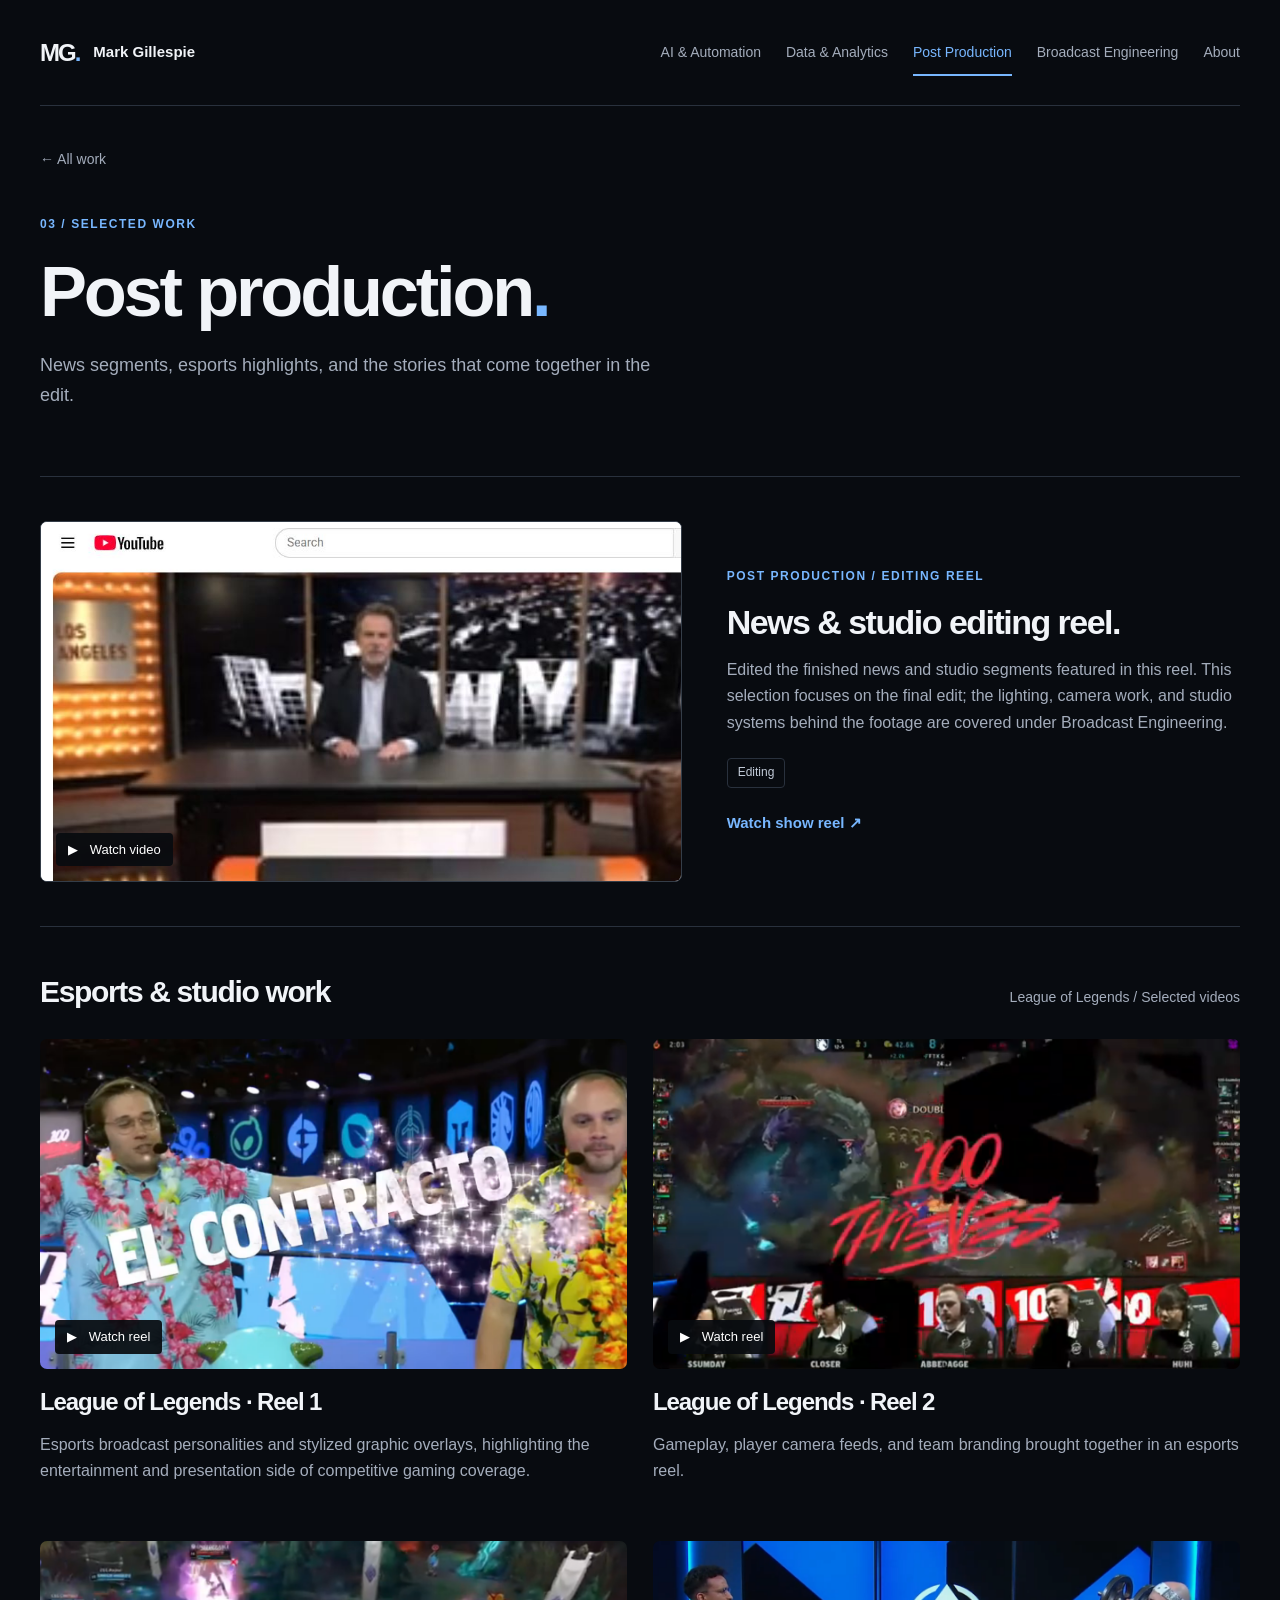
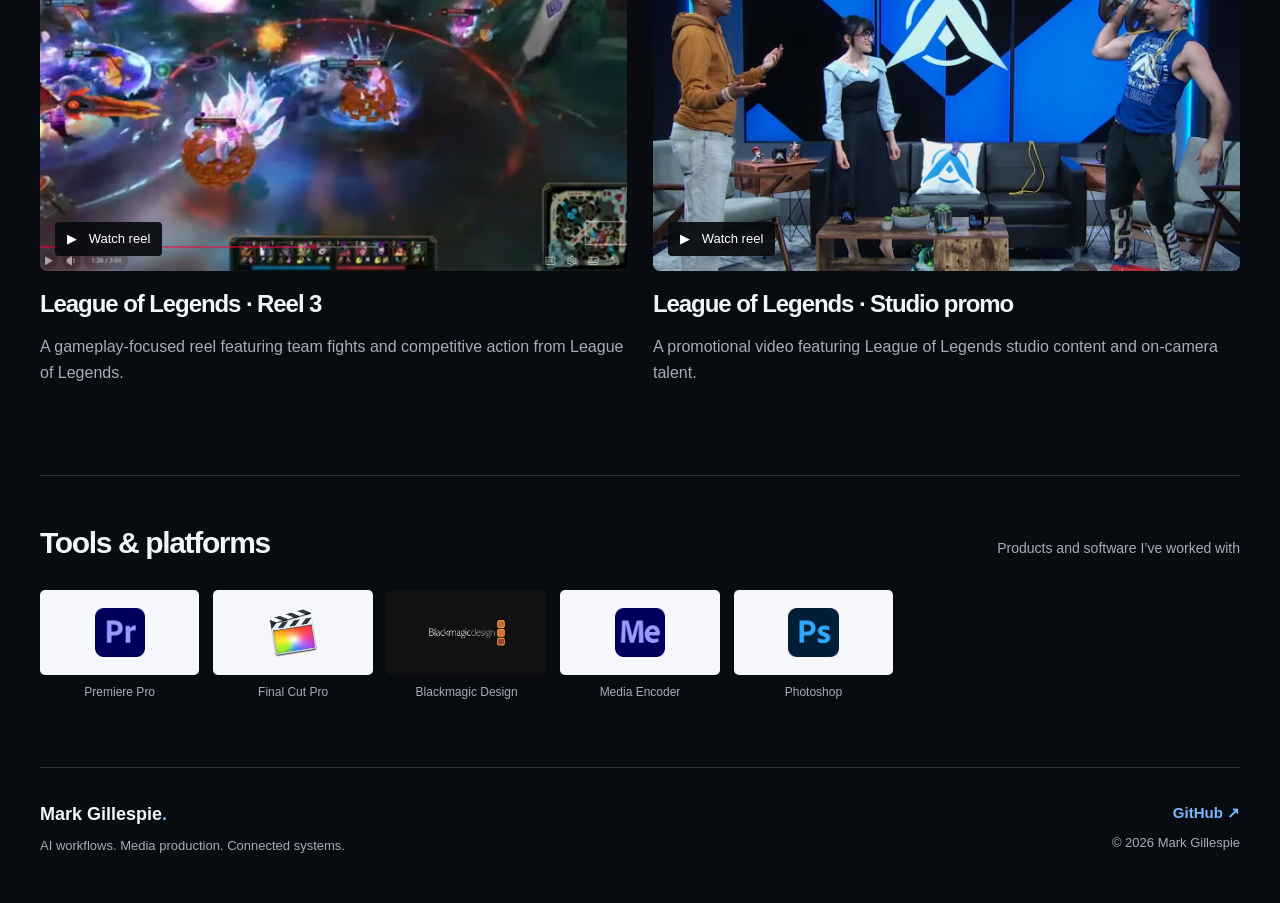
<file: post-production.html>
<!doctype html>
<html lang="en">
<head>
    <meta charset="utf-8">
    <meta name="viewport" content="width=device-width, initial-scale=1">

    <title>Post Production | Mark Gillespie</title>

    <meta
        name="description"
        content="News editing, esports reels, and post-production work by Mark Gillespie."
    >
    <meta name="theme-color" content="#080b10">

    <link rel="icon" href="favicon.svg" type="image/svg+xml">
    <link rel="stylesheet" href="styles.css">

    <script src="script.js" defer></script>
</head>

<body>
    <a class="skip" href="#main">Skip to content</a>

    <header class="header wrap">
        <a class="brand" href="index.html" aria-label="Mark Gillespie home">
            <span class="monogram">MG<span>.</span></span>
            <span>Mark Gillespie</span>
        </a>

        <nav aria-label="Main navigation">
            <a href="ai-automation.html">AI & Automation</a>
            <a href="data-analytics.html">Data & Analytics</a>
            <a href="post-production.html" aria-current="page">Post Production</a>
            <a href="broadcast-engineering.html">Broadcast Engineering</a>
            <a href="about.html">About</a>
        </nav>
    </header>

    <main class="wrap" id="main">

        <section class="page-intro">
            <a class="back" href="index.html">← All work</a>

            <p class="eyebrow">03 / Selected work</p>

            <h1>
                Post production<span class="blue">.</span>
            </h1>

            <p class="lede">
                News segments, esports highlights, and the stories that come together in the edit.
            </p>
        </section>

        <!-- NEWS PRODUCTION SHOW REEL -->
        <article class="project" id="news-reel">
            <a
                class="project-image"
                href="https://youtu.be/QFaoNvI8hA0"
                target="_blank"
                rel="noopener noreferrer"
                aria-label="Watch news production show reel on YouTube"
            >
                <img
                    src="news-production-reel.png"
                    alt="Studio interview set from Mark Gillespie’s news production reel"
                    loading="lazy"
                    decoding="async"
                >
                <span class="play">▶ <span>Watch video</span></span>
            </a>

            <div class="project-copy">
                <p class="eyebrow">
                    Post production / Editing reel
                </p>

                <h2>News & studio editing reel.</h2>

                <p>
                    Edited the finished news and studio segments featured in this reel. This selection focuses on the final edit; the lighting, camera work, and studio systems behind the footage are covered under Broadcast Engineering.
                </p>

                <ul class="tags" aria-label="Skills and tools">
                    <li>Editing</li>
                </ul>

                <a
                    class="text-link"
                    href="https://youtu.be/QFaoNvI8hA0"
                    target="_blank"
                    rel="noopener noreferrer"
                >
                    Watch show reel <span aria-hidden="true">↗</span>
                </a>
            </div>
        </article>

        <section class="reels">
            <div class="section-heading">
                <h2>Esports & studio work</h2>
                <p>League of Legends / Selected videos</p>
            </div>

            <div class="reel-grid">

                <article class="reel-card">
                    <a
                        class="reel-image"
                        href="https://www.youtube.com/watch?v=PcJckZXTTxQ"
                        target="_blank"
                        rel="noopener noreferrer"
                    >
                        <img
                            src="lol-reel-1.png"
                            alt="League of Legends · Reel 1"
                            loading="lazy"
                        >
                        <span class="play">▶ <span>Watch reel</span></span>
                    </a>

                    <h3>League of Legends · Reel 1</h3>

                    <p>
                        Esports broadcast personalities and stylized graphic overlays,
                        highlighting the entertainment and presentation side of
                        competitive gaming coverage.
                    </p>
                </article>

                <article class="reel-card">
                    <a
                        class="reel-image"
                        href="https://www.youtube.com/watch?v=5_vd-_SN28A"
                        target="_blank"
                        rel="noopener noreferrer"
                    >
                        <img
                            src="lol-reel-2.png"
                            alt="League of Legends · Reel 2"
                            loading="lazy"
                        >
                        <span class="play">▶ <span>Watch reel</span></span>
                    </a>

                    <h3>League of Legends · Reel 2</h3>

                    <p>
                        Gameplay, player camera feeds, and team branding brought
                        together in an esports reel.
                    </p>
                </article>

                <article class="reel-card">
                    <a
                        class="reel-image"
                        href="https://www.youtube.com/watch?v=rD5o232RNiA"
                        target="_blank"
                        rel="noopener noreferrer"
                    >
                        <img
                            src="lol-reel-3.png"
                            alt="League of Legends · Reel 3"
                            loading="lazy"
                        >
                        <span class="play">▶ <span>Watch reel</span></span>
                    </a>

                    <h3>League of Legends · Reel 3</h3>

                    <p>
                        A gameplay-focused reel featuring team fights and competitive
                        action from League of Legends.
                    </p>
                </article>

                <article class="reel-card">
                    <a
                        class="reel-image"
                        href="https://www.youtube.com/watch?v=vERkF4Tv8XE"
                        target="_blank"
                        rel="noopener noreferrer"
                    >
                        <img
                            src="lol-promo.png"
                            alt="League of Legends · Studio promo"
                            loading="lazy"
                        >
                        <span class="play">▶ <span>Watch reel</span></span>
                    </a>

                    <h3>League of Legends · Studio promo</h3>

                    <p>
                        A promotional video featuring League of Legends studio
                        content and on-camera talent.
                    </p>
                </article>

            </div>
        </section>


        <section class="tool-section">
            <div class="section-heading">
                <h2>Tools & platforms</h2>
                <p>Products and software I’ve worked with</p>
            </div>

            <ul class="logos">
                <li>
                    <div class="logo">
                        <img loading="lazy" src="premiere.png" alt="Premiere Pro">
                    </div>
                    <span>Premiere Pro</span>
                </li>

                <li>
                    <div class="logo">
                        <img loading="lazy" src="final-cut.png" alt="Final Cut Pro">
                    </div>
                    <span>Final Cut Pro</span>
                </li>

                <li>
                    <div class="logo dark-logo">
                        <img loading="lazy" src="blackmagic.png" alt="Blackmagic Design">
                    </div>
                    <span>Blackmagic Design</span>
                </li>

                <li>
                    <div class="logo">
                        <img loading="lazy" src="media-encoder-logo.png" alt="Adobe Media Encoder">
                    </div>
                    <span>Media Encoder</span>
                </li>

                <li>
                    <div class="logo">
                        <img loading="lazy" src="photoshop-logo.png" alt="Adobe Photoshop">
                    </div>
                    <span>Photoshop</span>
                </li>
            </ul>
        </section>

    </main>

    <footer class="wrap footer">
        <div>
            <a class="brand" href="index.html">
                Mark Gillespie<span class="blue">.</span>
            </a>
            <p>AI workflows. Media production. Connected systems.</p>
        </div>

        <div>
            <a
                class="text-link"
                href="https://github.com/mgtwo3"
                target="_blank"
                rel="noopener noreferrer"
            >
                GitHub <span aria-hidden="true">↗</span>
            </a>

            <p>© 2026 Mark Gillespie</p>
        </div>
    </footer>
</body>
</html>
</file>
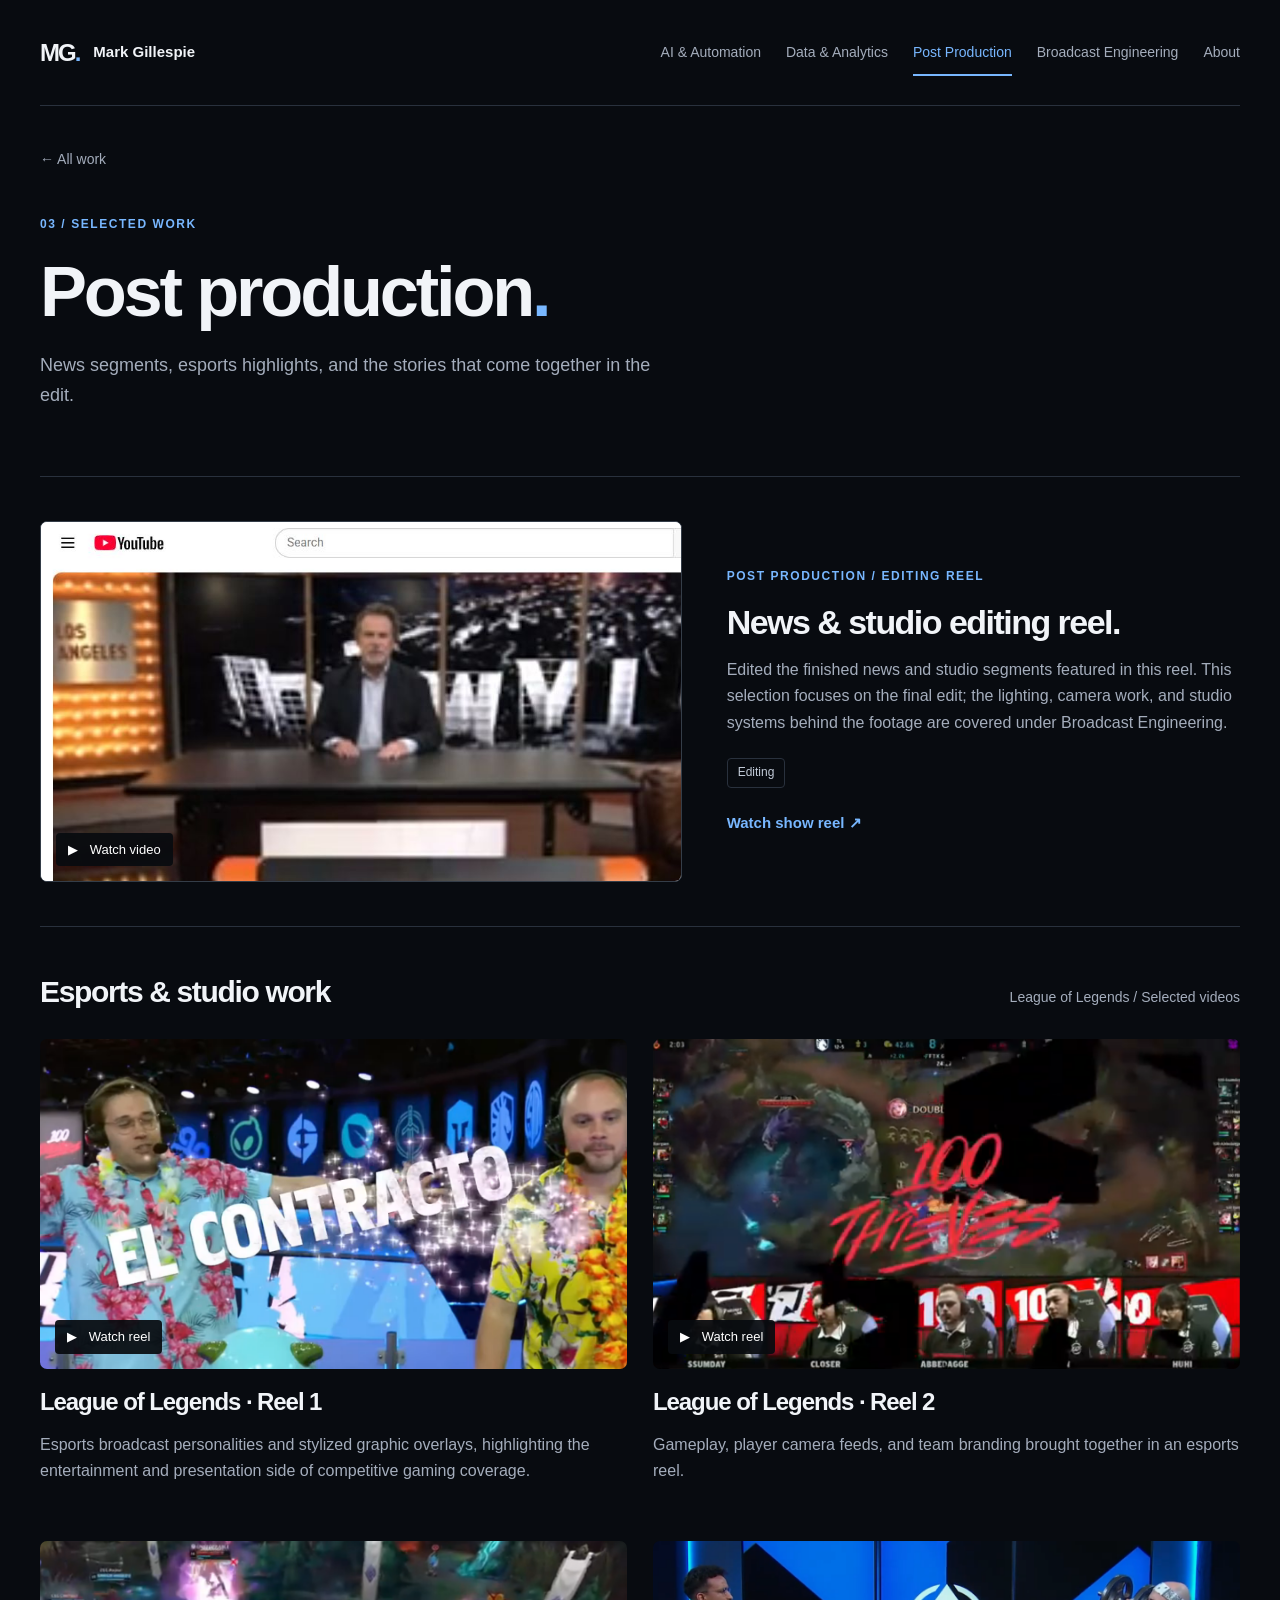
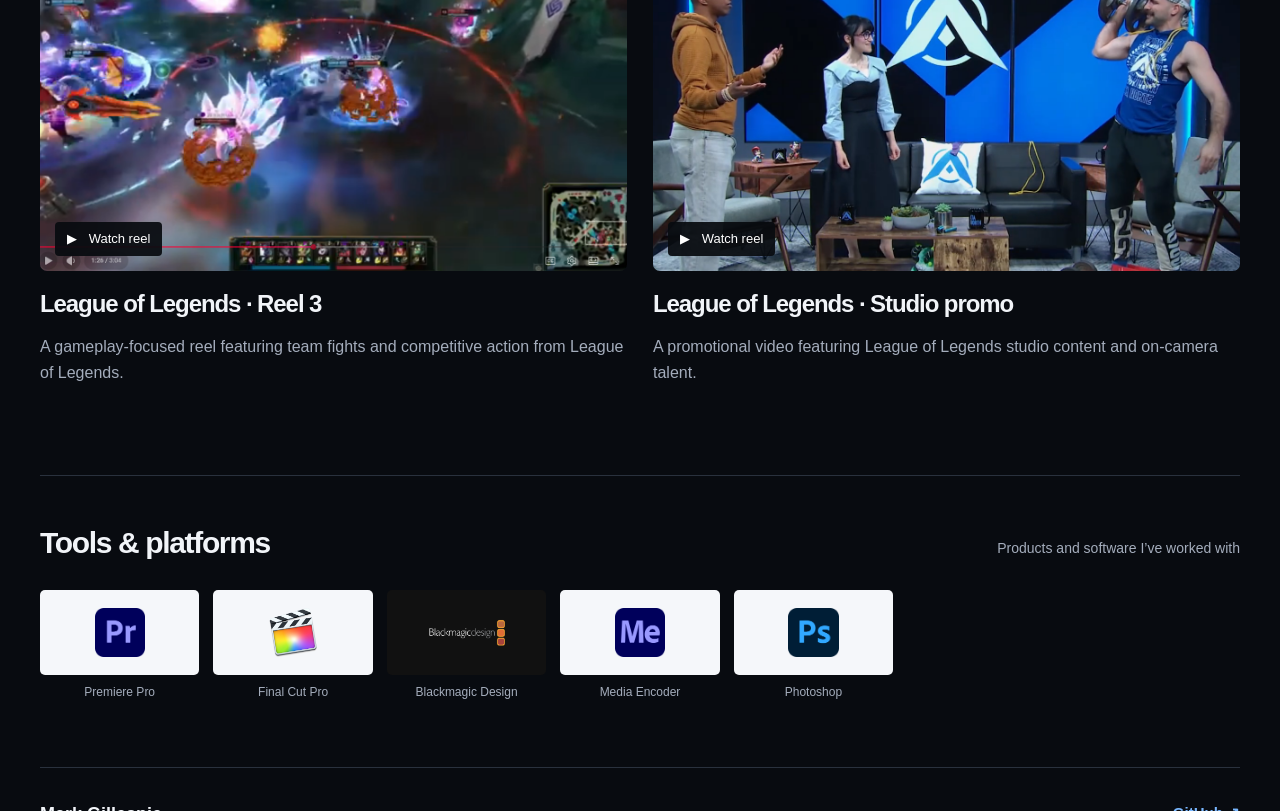
<file: video-production.html>
<!doctype html>
<html lang="en">
<head>
    <meta charset="utf-8">
    <meta name="viewport" content="width=device-width, initial-scale=1">
    <meta http-equiv="refresh" content="0; url=post-production.html">
    <link rel="canonical" href="https://www.markgillespie.tech/post-production.html">
    <link rel="stylesheet" href="styles.css">
    <title>Post Production | Mark Gillespie</title>
</head>
<body>
    <main class="wrap page-intro">
        <h1>Post production</h1>
        <p>This page has moved to <a class="text-link" href="post-production.html">Post Production →</a></p>
    </main>
</body>
</html>
</file>
<file: styles.css>
:root {
    color-scheme: dark;
    --bg: #080b10;
    --panel: #10151c;
    --text: #f1f4f8;
    --muted: #a4adbc;
    --blue: #78b7ff;
    --line: #29313d;
    --max: 1200px;
}

* {
    box-sizing: border-box;
}

html {
    scroll-behavior: smooth;
    scroll-padding-top: 30px;
}

body {
    margin: 0;
    background: var(--bg);
    color: var(--text);
    font-family: Inter, "Segoe UI", Arial, sans-serif;
    font-size: 16px;
    line-height: 1.65;
}

a {
    color: inherit;
    text-decoration: none;
}

img {
    display: block;
    max-width: 100%;
}

a:focus-visible {
    outline: 3px solid var(--blue);
    outline-offset: 5px;
}

a:hover {
    color: var(--blue);
}

.wrap {
    width: min(var(--max), calc(100% - 72px));
    margin: auto;
}

.skip {
    position: absolute;
    left: 20px;
    top: -100px;
    background: white;
    color: black;
    padding: 10px;
    z-index: 5;
}

.skip:focus {
    top: 12px;
}

.header {
    display: flex;
    align-items: center;
    justify-content: space-between;
    gap: 30px;
    min-height: 106px;
    border-bottom: 1px solid var(--line);
}

.brand {
    display: flex;
    align-items: center;
    gap: 14px;
    font-size: 15px;
    font-weight: 600;
    white-space: nowrap;
}

.monogram {
    font-size: 24px;
    letter-spacing: -2px;
}

.monogram span,
.blue {
    color: var(--blue);
}

nav {
    display: flex;
    gap: 25px;
    flex-wrap: wrap;
}

nav a {
    font-size: 14px;
    color: var(--muted);
    padding: 10px 0;
}

nav a[aria-current] {
    color: var(--blue);
    box-shadow: 0 2px var(--blue);
}

.hero {
    display: grid;
    grid-template-columns: 1.15fr 1fr;
    gap: 70px;
    padding: 84px 0 90px;
    align-items: center;
}

.eyebrow {
    text-transform: uppercase;
    letter-spacing: .13em;
    font-size: 12px;
    font-weight: 600;
    color: var(--muted);
    margin: 0 0 20px;
}

.status-dot {
    display: inline-block;
    width: 7px;
    height: 7px;
    background: var(--blue);
    border-radius: 50%;
    margin-right: 9px;
}

h1,
h2,
h3 {
    line-height: 1.12;
    letter-spacing: -.045em;
    margin: 0;
}

h1 {
    font-size: clamp(2.9rem, 5.3vw, 4.9rem);
    font-weight: 600;
}

h1 em {
    font-style: normal;
    color: var(--blue);
}

h2 {
    font-size: clamp(1.8rem, 3vw, 2.7rem);
    font-weight: 550;
}

h3 {
    font-size: 1.5rem;
    font-weight: 550;
}

.hero-name {
    font-size: 20px;
    margin: 25px 0 8px;
}

.lede {
    font-size: 18px;
    line-height: 1.7;
    color: var(--muted);
    max-width: 640px;
    margin: 18px 0 0;
}

.actions {
    display: flex;
    gap: 25px;
    align-items: center;
    flex-wrap: wrap;
    margin-top: 30px;
}

.button {
    display: inline-flex;
    justify-content: space-between;
    gap: 28px;
    background: var(--blue);
    color: #071626;
    padding: 13px 20px;
    border-radius: 5px;
    font-weight: 600;
    font-size: 15px;
}

.button:hover {
    background: #a6d0ff;
    color: #071626;
}

.text-link {
    color: var(--blue);
    display: inline-block;
    font-size: 15px;
    font-weight: 600;
}

.text-link:hover {
    text-decoration: underline;
    text-underline-offset: 5px;
}

.focus {
    font-size: 13px;
    color: var(--muted);
    margin-top: 23px;
}

.hero-feature {
    display: block;
    border: 1px solid var(--line);
    border-radius: 10px;
    overflow: hidden;
    background: var(--panel);
    transition: border-color .2s;
}

.hero-feature:hover {
    border-color: var(--blue);
    color: var(--text);
}

.feature-top {
    display: flex;
    justify-content: space-between;
    padding: 18px 25px;
    border-bottom: 1px solid var(--line);
}

.feature-top .eyebrow {
    margin: 0;
}

.hero-img {
    padding: 28px 12px;
    background: #e7edf4;
}

.hero-img img {
    width: 100%;
    height: auto;
}

.feature-copy {
    padding: 26px;
}

.feature-copy .eyebrow {
    color: var(--blue);
    margin-bottom: 14px;
}

.feature-copy p:last-child {
    color: var(--muted);
    font-size: 14px;
    margin-bottom: 0;
}

.section-heading {
    display: flex;
    justify-content: space-between;
    gap: 24px;
    align-items: end;
    margin-bottom: 30px;
}

.section-heading h2 {
    font-size: 30px;
}

.section-heading p {
    color: var(--muted);
    font-size: 14px;
    margin: 0;
}

.section-heading .eyebrow {
    margin-bottom: 12px;
}

.work-section {
    padding: 40px 0 55px;
    border-top: 1px solid var(--line);
}

.category-grid {
    display: grid;
    grid-template-columns: repeat(4, 1fr);
    gap: 18px;
}

.category-card {
    background: var(--panel);
    border: 1px solid var(--line);
    border-radius: 8px;
    overflow: hidden;
    transition: transform .2s, border-color .2s;
}

.category-card:hover {
    transform: translateY(-4px);
    border-color: var(--blue);
    color: var(--text);
}

.category-thumb {
    height: 150px;
    background: #dfe5ed;
    overflow: hidden;
}

.category-thumb img {
    width: 100%;
    height: 100%;
    object-fit: cover;
}

.category-copy {
    padding: 22px;
}

.category-copy .eyebrow {
    color: var(--blue);
    margin-bottom: 18px;
}

.category-copy h3 {
    font-size: 21px;
    line-height: 1.3;
}

.category-copy h3 span {
    color: var(--blue);
}

.category-copy p:last-child {
    font-size: 15px;
    color: var(--muted);
    margin-bottom: 0;
}

.tool-section {
    padding: 50px 0 64px;
    border-top: 1px solid var(--line);
    margin-top: 25px;
}

.logos {
    list-style: none;
    padding: 0;
    display: grid;
    grid-template-columns: repeat(7, 1fr);
    gap: 14px;
    margin: 0;
}

.logos li {
    text-align: center;
    min-width: 0;
}

.logo {
    height: 85px;
    padding: 18px;
    background: #f5f7fa;
    border-radius: 5px;
    display: flex;
    align-items: center;
    justify-content: center;
}

.logo img {
    max-width: 100%;
    max-height: 100%;
    object-fit: contain;
}

.dark-logo {
    background: #111;
}

.logos li > span {
    display: block;
    color: var(--muted);
    font-size: 12px;
    margin-top: 8px;
}

.footer {
    padding: 32px 0 40px;
    border-top: 1px solid var(--line);
    display: flex;
    justify-content: space-between;
    gap: 24px;
}

.footer .brand {
    font-size: 18px;
    gap: 0;
}

.footer p {
    font-size: 13px;
    color: var(--muted);
    margin: 6px 0;
}

.footer > div:last-child {
    text-align: right;
}

.page-intro {
    padding: 40px 0 65px;
    max-width: 900px;
}

.back {
    display: inline-block;
    font-size: 14px;
    color: var(--muted);
    margin-bottom: 44px;
}

.page-intro h1 {
    font-size: clamp(2.6rem, 5.5vw, 4.7rem);
}

.page-intro .eyebrow {
    color: var(--blue);
    margin-bottom: 18px;
}

.project {
    display: grid;
    grid-template-columns: 1.25fr 1fr;
    gap: 45px;
    padding: 44px 0;
    border-top: 1px solid var(--line);
    align-items: center;
}

.project-image {
    position: relative;
    display: block;
    border-radius: 7px;
    background: #eef1f5;
    overflow: hidden;
    border: 1px solid #343d48;
}

.project-image img {
    width: 100%;
    height: auto;
    max-height: 440px;
    object-fit: contain;
}

.project-image.contain img {
    height: 420px;
    padding: 12px;
}

.image-label {
    position: absolute;
    bottom: 10px;
    right: 10px;
    background: #080b10e8;
    border: 1px solid #566173;
    border-radius: 4px;
    color: white;
    font-size: 12px;
    padding: 5px 10px;
}

.project-copy .eyebrow {
    color: var(--blue);
    margin-bottom: 16px;
}

.project-copy h2 {
    font-size: 34px;
}

.project-copy > p:not(.eyebrow) {
    color: var(--muted);
}

.project-copy .note {
    font-size: 13px;
}

.project-copy .process {
    font-size: 14px;
    color: var(--blue) !important;
    border-left: 2px solid var(--blue);
    padding-left: 14px;
}

.tags {
    display: flex;
    flex-wrap: wrap;
    gap: 7px;
    list-style: none;
    padding: 0;
    margin: 22px 0;
}

.tags li {
    font-size: 12px;
    border: 1px solid var(--line);
    padding: 4px 10px;
    border-radius: 4px;
    color: #c2cbd8;
}

.sql-section,
.reels {
    border-top: 1px solid var(--line);
    padding: 48px 0;
}

.sql-grid {
    display: grid;
    grid-template-columns: repeat(3, 1fr);
    gap: 20px;
}

.sql-card {
    padding: 25px;
    border: 1px solid var(--line);
    border-radius: 7px;
    background: var(--panel);
    display: flex;
    flex-direction: column;
    align-items: start;
}

.sql-card h3 {
    font-size: 23px;
}

.sql-card p:not(.eyebrow) {
    color: var(--muted);
    font-size: 15px;
}

.sql-card .sql-skills {
    font-size: 12px !important;
    color: var(--blue) !important;
    margin-top: auto;
    padding-top: 12px;
}

.sql-card .eyebrow {
    color: var(--blue);
}

.reel-grid {
    display: grid;
    grid-template-columns: 1fr 1fr;
    gap: 40px 26px;
}

.reel-image {
    display: block;
    position: relative;
    border-radius: 7px;
    overflow: hidden;
}

.reel-image img {
    width: 100%;
    aspect-ratio: 16/9;
    object-fit: cover;
    transition: opacity .2s;
}

.reel-image:hover img {
    opacity: .75;
}

.play {
    position: absolute;
    left: 15px;
    bottom: 15px;
    padding: 6px 12px;
    background: #080b10ed;
    color: white;
    border-radius: 4px;
    font-size: 13px;
}

.play span {
    margin-left: 8px;
}

.reel-card h3 {
    margin-top: 20px;
}

.reel-card p {
    color: var(--muted);
    font-size: 16px;
}

.project[id] {
    scroll-margin-top: 30px;
}

@media (min-width: 1600px) {
    .hero {
        padding-top: 110px;
        padding-bottom: 110px;
    }
}

@media (max-width: 1050px) {
    .header {
        align-items: flex-start;
        padding: 24px 0;
        flex-direction: column;
        gap: 12px;
    }

    .hero {
        gap: 35px;
    }

    .category-grid {
        grid-template-columns: 1fr 1fr;
    }

    .logos {
        grid-template-columns: repeat(5, 1fr);
    }

    .sql-grid {
        grid-template-columns: 1fr 1fr;
    }

    .project {
        gap: 28px;
    }

    .project-copy h2 {
        font-size: 29px;
    }
}

@media (max-width: 700px) {
    .wrap {
        width: calc(100% - 36px);
    }

    nav {
        gap: 7px 18px;
    }

    nav a {
        font-size: 13px;
    }

    .hero {
        grid-template-columns: 1fr;
        padding: 48px 0;
        gap: 36px;
    }

    .hero h1 {
        font-size: clamp(2.7rem, 10vw, 4rem);
    }

    .hero-feature {
        max-width: 550px;
    }

    .hero-img {
        padding: 18px 10px;
    }

    .feature-copy h2 br {
        display: none;
    }

    .section-heading {
        display: block;
    }

    .section-heading > p,
    .section-heading > .text-link {
        margin-top: 12px;
    }

    .category-grid {
        gap: 12px;
    }

    .category-copy {
        padding: 16px;
    }

    .category-copy h3 {
        font-size: 19px;
    }

    .category-thumb {
        height: 120px;
    }

    .category-copy p:last-child {
        font-size: 14px;
    }

    .logos {
        grid-template-columns: repeat(3, 1fr);
    }

    .logo {
        height: 75px;
        padding: 14px;
    }

    .project {
        grid-template-columns: 1fr;
        gap: 25px;
        padding: 30px 0;
    }

    .project-copy h2 {
        font-size: 30px;
    }

    .page-intro {
        padding-bottom: 40px;
    }

    .back {
        margin-bottom: 30px;
    }

    .project-image.contain img {
        height: auto;
        max-height: 480px;
    }

    .sql-grid,
    .reel-grid {
        grid-template-columns: 1fr;
    }

    .footer {
        display: block;
    }

    .footer > div:last-child {
        text-align: left;
        margin-top: 20px;
    }

    .tool-section {
        padding-top: 32px;
    }

    .lede {
        font-size: 17px;
    }
}

@media (prefers-reduced-motion: reduce) {
    html {
        scroll-behavior: auto;
    }

    * {
        transition: none !important;
    }
}

/* SIMPLE HOMEPAGE — isolated from the portfolio detail pages. */
.home-simple {
    --blue: #ffffff;
    background: #000000;
    color: #f5f5f5;
    min-height: 100svh;
    display: grid;
    align-items: center;
}

.home-shell {
    width: min(850px, calc(100% - 48px));
    margin: 0 auto;
    padding: 28px 0;
}

.home-intro {
    border-bottom: 1px solid #242424;
    padding-bottom: 22px;
}

.home-intro h1 {
    font-size: clamp(2.25rem, 5vw, 3.4rem);
    font-weight: 650;
    letter-spacing: -0.05em;
}

.home-intro p {
    color: #a0a0a0;
    font-size: 16px;
    line-height: 1.5;
    margin: 12px 0;
}

.home-intro > a {
    font-size: 14px;
    text-decoration: underline;
    text-underline-offset: 4px;
}

.home-grid {
    display: grid;
    grid-template-columns: repeat(2, minmax(0, 1fr));
    gap: 12px;
    margin: 22px 0;
}

.home-grid .home-box {
    position: relative;
    display: block;
    padding: 20px 36px 20px 20px;
    border: 1px solid #282828;
    border-radius: 10px;
    background: #0b0b0b;
    color: #f5f5f5;
    transition: background 150ms, border-color 150ms;
}

.home-grid .home-box:hover {
    background: #141414;
    border-color: #666666;
}

.home-label {
    display: block;
    color: #a0a0a0;
    font-size: 12px;
    letter-spacing: 0.08em;
    text-transform: uppercase;
    margin-bottom: 10px;
}

.home-box h2 {
    font-size: clamp(1.1rem, 2.5vw, 1.4rem);
    font-weight: 500;
    letter-spacing: -0.03em;
}

.home-box p {
    color: #a0a0a0;
    font-size: 14px;
    line-height: 1.5;
    margin: 9px 0 0;
}

.home-arrow {
    position: absolute;
    right: 17px;
    top: 17px;
    font-size: 18px;
}

.home-footer {
    padding-top: 15px;
    border-top: 1px solid #242424;
    color: #888888;
    font-size: 12px;
}

@media (max-width: 540px) {
    .home-shell { width: calc(100% - 32px); padding: 20px 0; }
    .desktop-break { display: none; }
    .home-grid { gap: 10px; margin: 16px 0; }
    .home-grid .home-box { padding: 16px 14px; }
    .home-label { font-size: 11px; margin-bottom: 9px; padding-right: 12px; }
    .home-arrow { right: 10px; top: 10px; font-size: 15px; }
    .home-box p { font-size: 13px; }
}

/* Short displays remain compact; zoom and very small screens may scroll
   naturally so text and links are never clipped. */
@media (max-height: 700px) and (min-width: 541px) {
    .home-shell { padding: 18px 0; }
    .home-intro { padding-bottom: 14px; }
    .home-intro h1 { font-size: 2.5rem; }
    .home-grid { margin: 14px 0; }
    .home-grid .home-box { padding-top: 14px; padding-bottom: 14px; }
}

/* ABOUT PAGE AND HOMEPAGE HIGHLIGHTS */
.home-simple {
    --blue: #78b7ff;
}
.home-intro .home-about {
    margin-right: 20px;
}
.about-intro {
    padding-bottom: 36px;
}
.about-profile {
    display: grid;
    grid-template-columns: 240px minmax(0, 1fr);
    gap: 48px;
    align-items: center;
    padding-bottom: 48px;
}
.about-photo {
    width: 240px;
    height: auto;
    border: 1px solid var(--line);
    border-radius: 7px;
}
.about-profile .lede {
    margin-top: 0;
}
.about-email {
    margin-top: 20px;
}
.about-background {
    display: grid;
    grid-template-columns: 1.4fr 1fr;
    gap: 48px;
    border-top: 1px solid var(--line);
    padding: 36px 0 48px;
}
.about-background h2 {
    font-size: 28px;
}
.experience-list {
    list-style: none;
    padding: 0;
    margin: 22px 0 0;
}
.experience-list li {
    padding: 12px 0;
    border-bottom: 1px solid var(--line);
}
.experience-list strong {
    display: block;
    font-weight: 500;
}
.experience-list span {
    display: block;
    color: var(--muted);
    font-size: 15px;
}
@media (max-width: 700px) {
    .about-profile, .about-background {
    grid-template-columns: 1fr;
    gap: 28px;
}
    .about-photo {
    width: 200px;
}
}

/* HOMEPAGE: FOUR PROJECT CARDS AND A VERTICAL ABOUT CARD */
.home-grid {
    grid-template-columns: repeat(2, minmax(0, 1fr)) minmax(140px, 0.55fr);
    grid-template-areas:
        "ai data about"
        "post broadcast about";
}

.home-box[href="ai-automation.html"] {
    grid-area: ai;
}

.home-box[href="data-analytics.html"] {
    grid-area: data;
}

.home-box[href="post-production.html"] {
    grid-area: post;
}

.home-box[href="broadcast-engineering.html"] {
    grid-area: broadcast;
}

.home-grid .home-about-card {
    grid-area: about;
    display: flex;
    flex-direction: column;
    justify-content: center;
    padding-right: 20px;
}

/* Retain comfortable text widths on smaller screens. */
@media (max-width: 640px) {
    .home-grid {
        grid-template-columns: repeat(2, minmax(0, 1fr));
        grid-template-areas:
            "ai data"
            "post broadcast"
            "about about";
    }

    .home-grid .home-about-card {
        padding: 14px 36px 14px 16px;
    }

    .home-about-card .home-label {
        display: none;
    }

    .home-about-card p {
        margin-top: 4px;
    }
}
</file>
